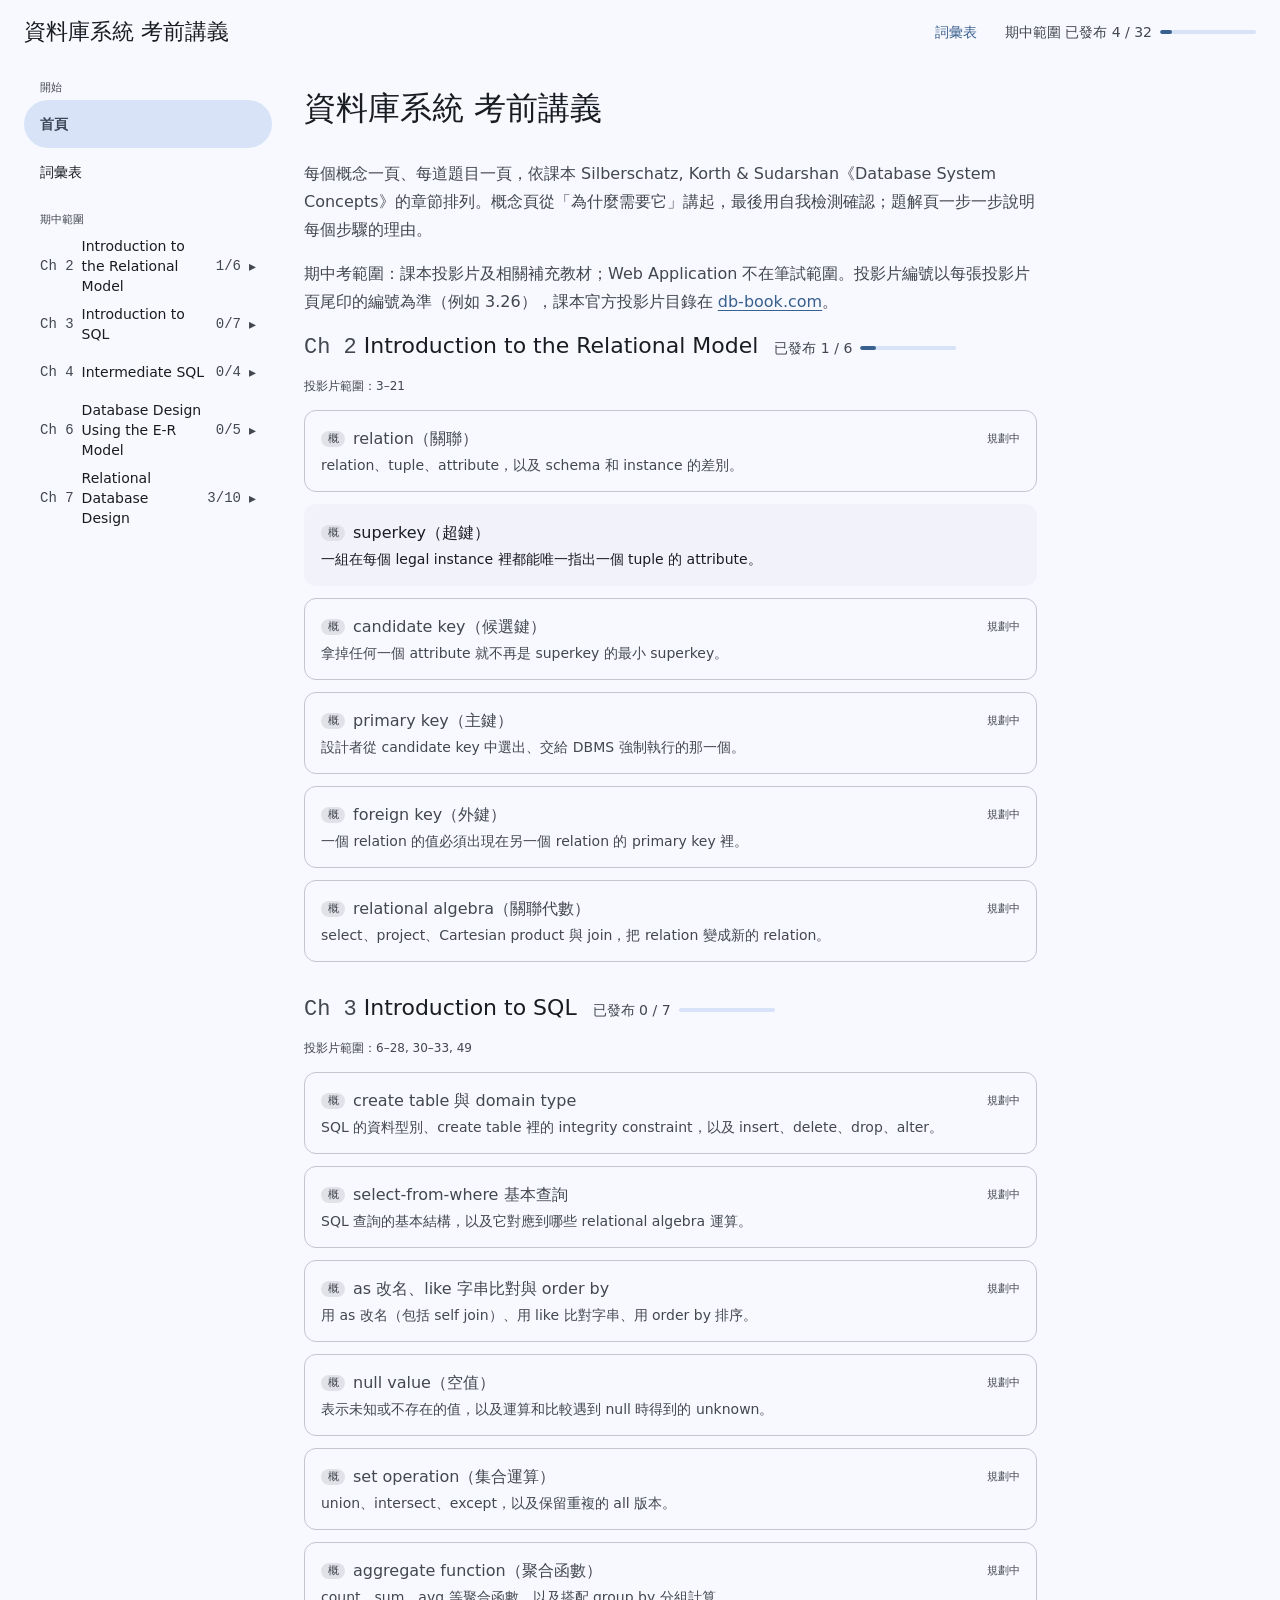
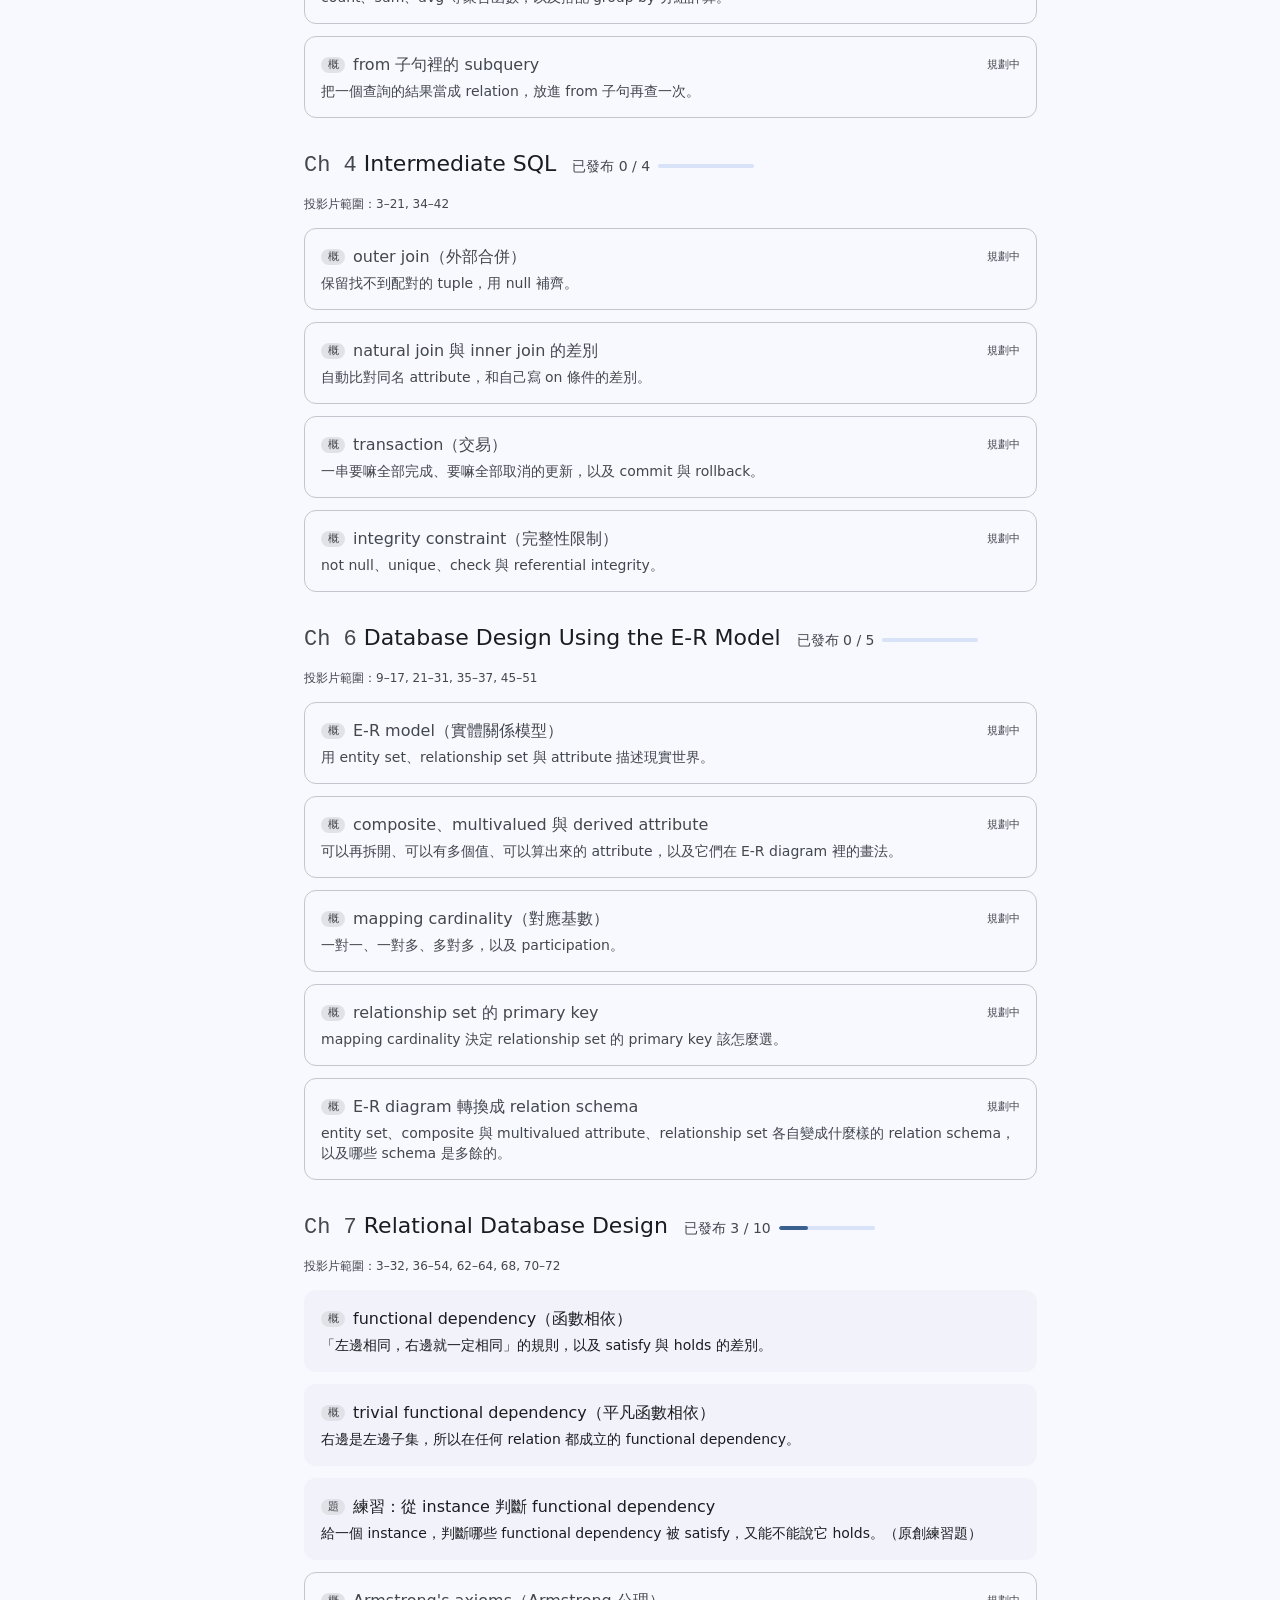
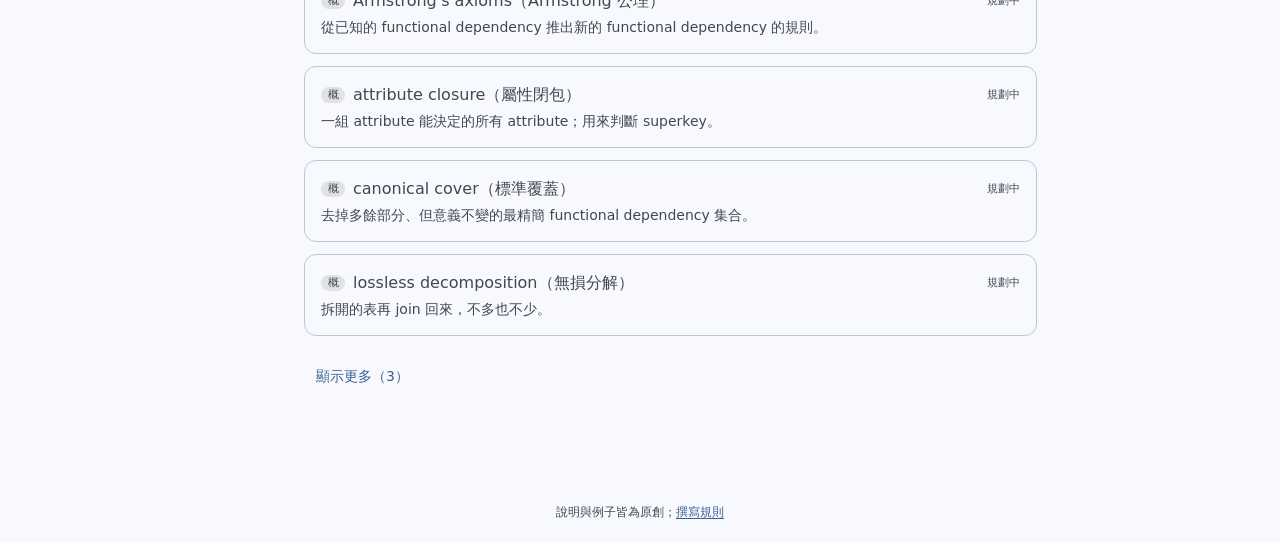
<file: index.html>
<!doctype html>
<html lang="zh-Hant">
<head>
  <meta charset="utf-8">
  <meta name="viewport" content="width=device-width, initial-scale=1">
  <title>資料庫系統 考前講義</title>
  <meta name="description" content="資料庫系統（Database System Concepts）考前講義：每個概念一頁，每道題目一頁。">
  <link rel="stylesheet" href="assets/style.css">
  <script src="assets/site.js" defer></script>
</head>
<body data-view="index">
  <header class="top-bar"></header>
  <div class="shell">
    <aside class="sidebar" aria-label="目錄"></aside>
    <main>
      <h1>資料庫系統 考前講義</h1>
      <p class="index-intro">每個概念一頁、每道題目一頁，依課本 Silberschatz, Korth &amp; Sudarshan《Database System Concepts》的章節排列。概念頁從「為什麼需要它」講起，最後用自我檢測確認；題解頁一步一步說明每個步驟的理由。</p>
      <p class="index-intro" id="range-note"></p>
      <div id="page-index"></div>
    </main>
  </div>
  <footer class="site-footer">說明與例子皆為原創；<a href="https://github.com/MikoAL/TAICA_w9/blob/main/CLAUDE.md">撰寫規則</a></footer>
</body>
</html>
</file>
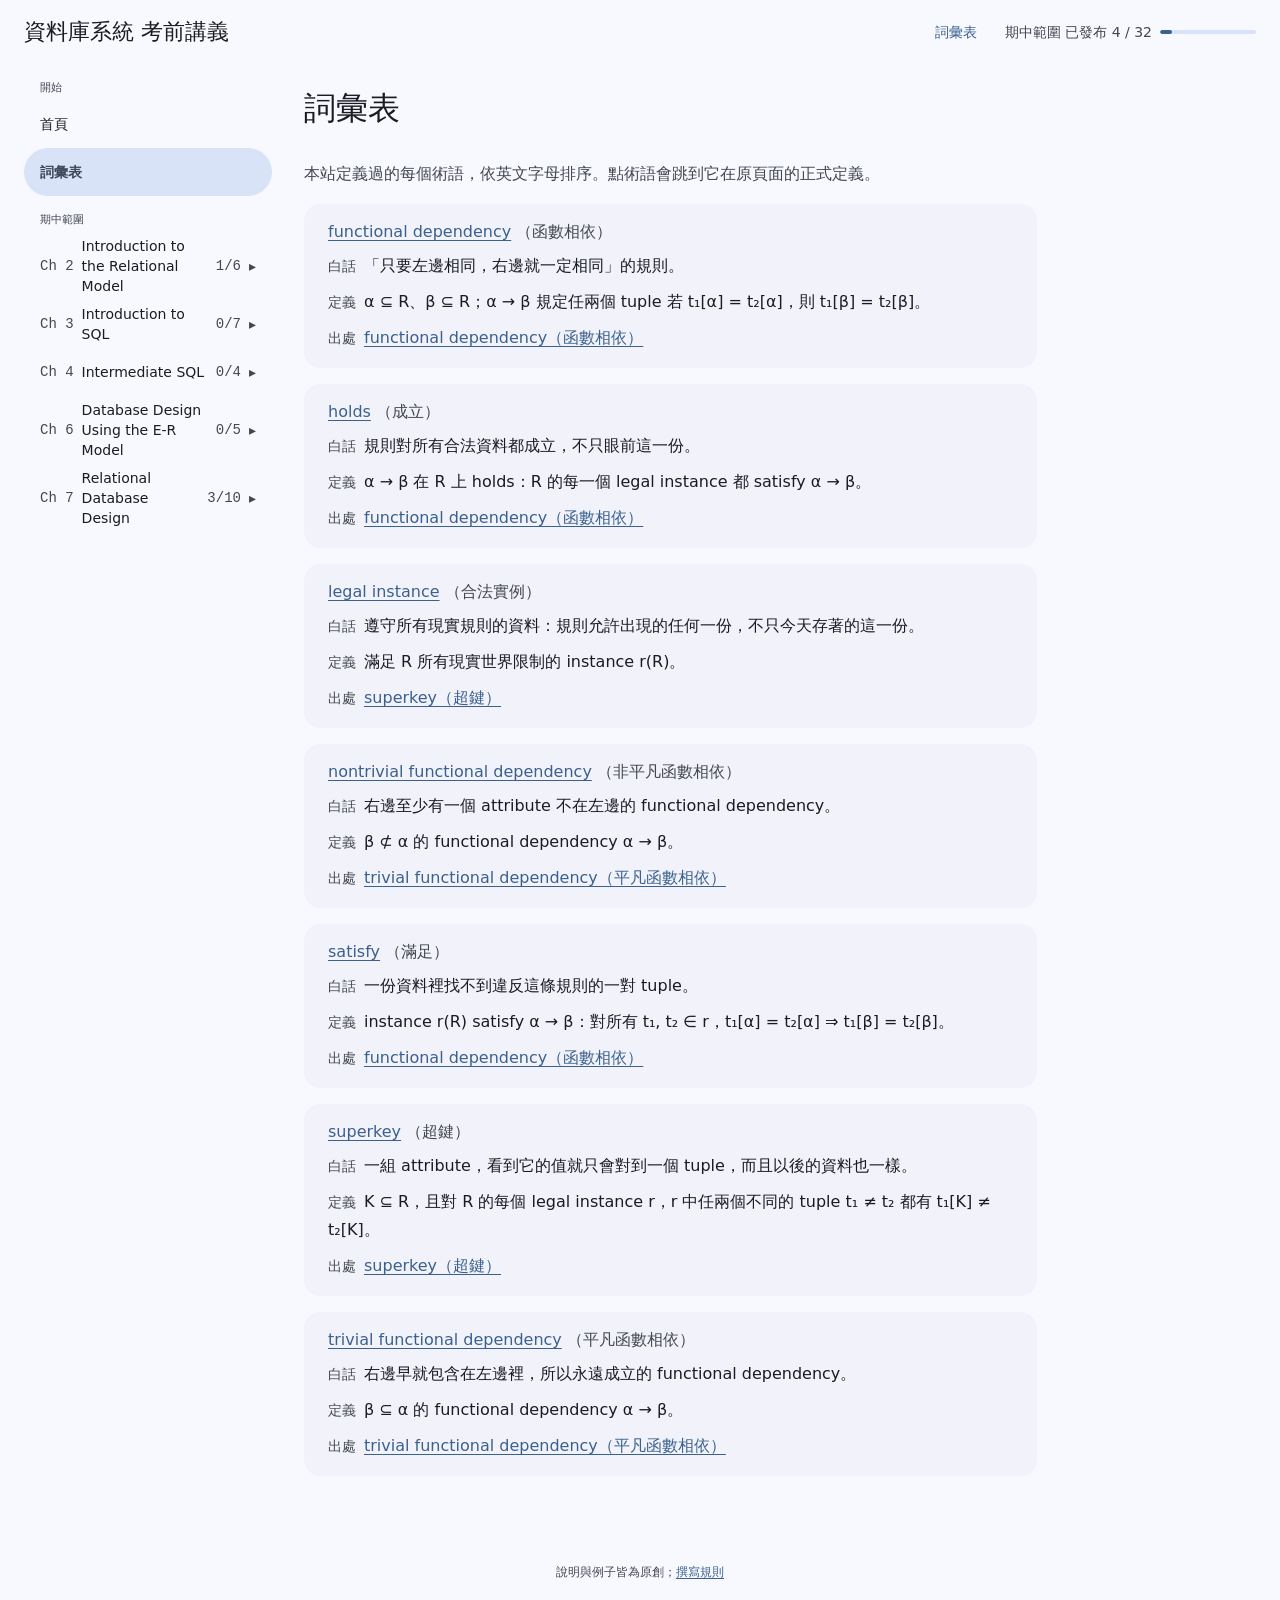
<file: glossary.html>
<!doctype html>
<html lang="zh-Hant">
<head>
  <meta charset="utf-8">
  <meta name="viewport" content="width=device-width, initial-scale=1">
  <title>詞彙表 · 資料庫系統 考前講義</title>
  <link rel="stylesheet" href="assets/style.css">
  <script src="assets/site.js" defer></script>
</head>
<body data-view="glossary">
  <header class="top-bar"></header>
  <div class="shell">
    <aside class="sidebar" aria-label="目錄"></aside>
    <main>
      <h1>詞彙表</h1>
      <p class="index-intro">本站定義過的每個術語，依英文字母排序。點術語會跳到它在原頁面的正式定義。</p>
      <div id="glossary-list"></div>
    </main>
  </div>
  <footer class="site-footer">說明與例子皆為原創；<a href="https://github.com/MikoAL/TAICA_w9/blob/main/CLAUDE.md">撰寫規則</a></footer>
</body>
</html>
</file>
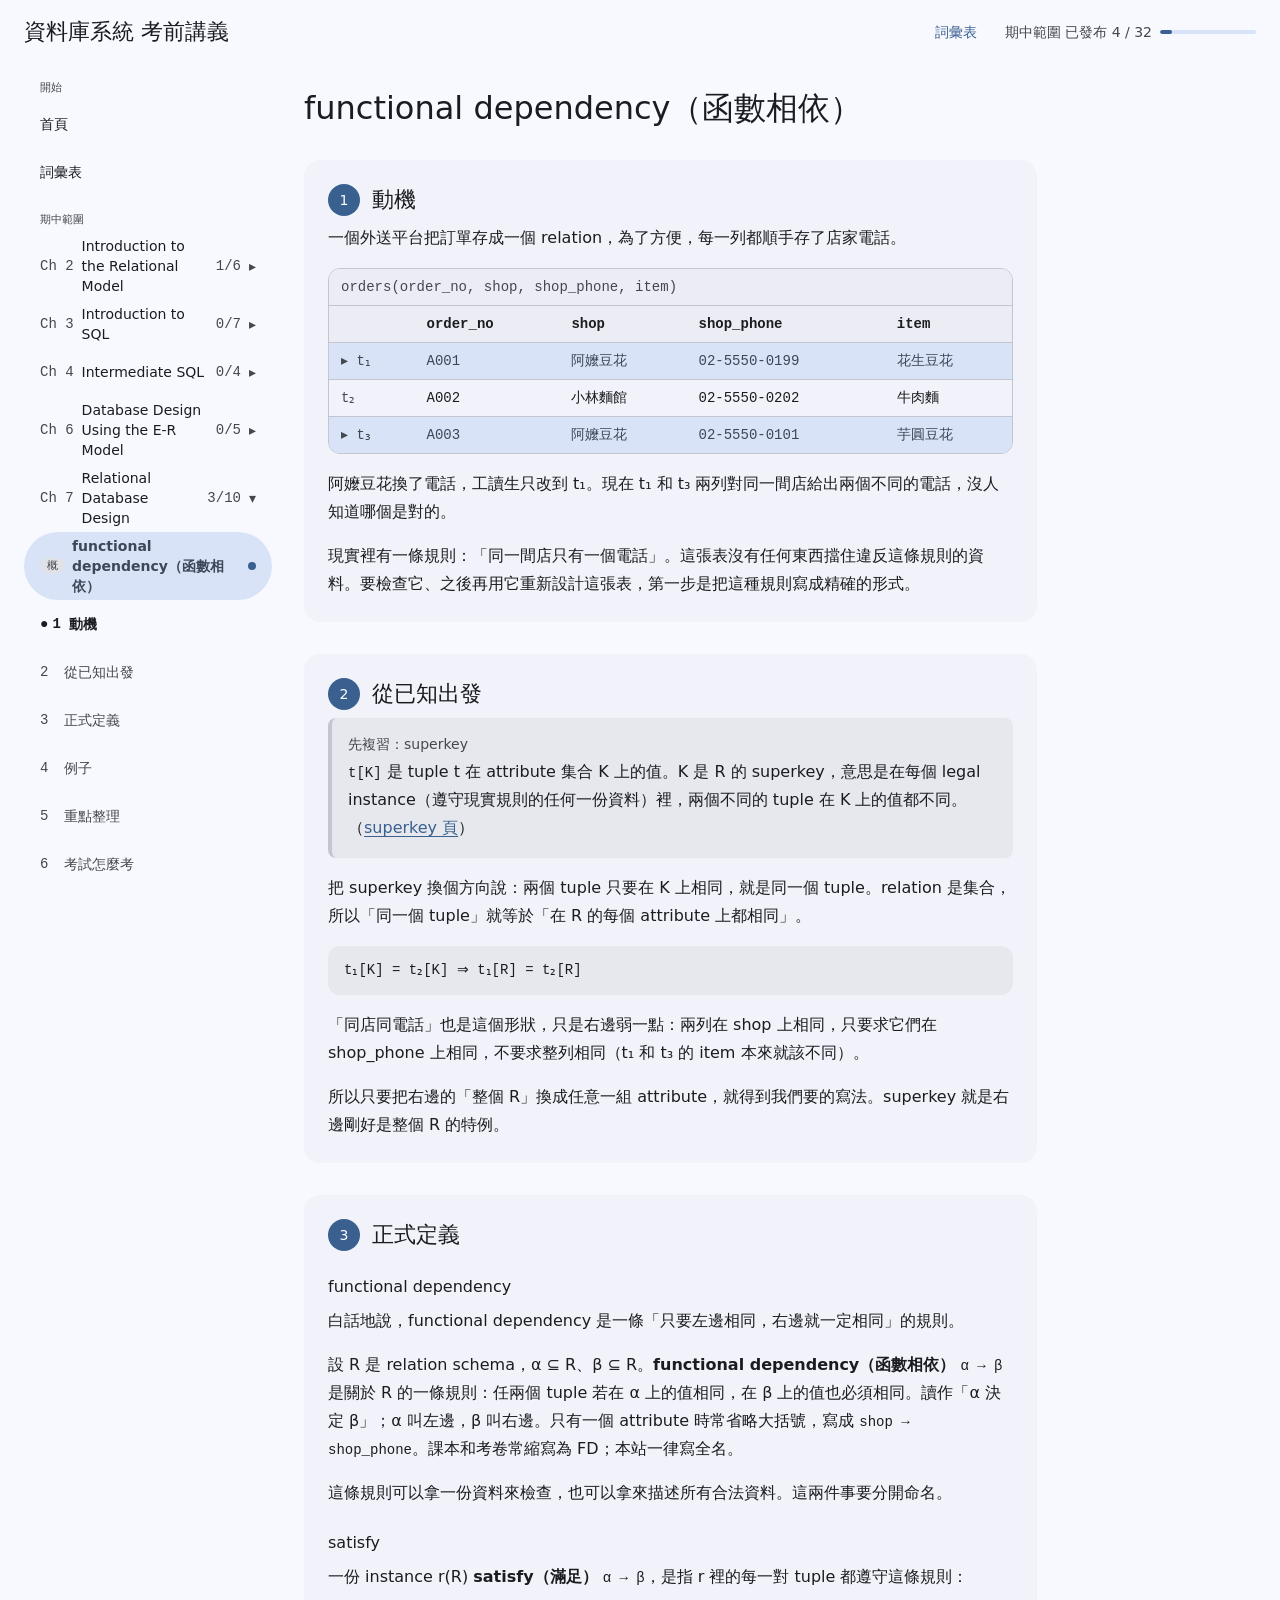
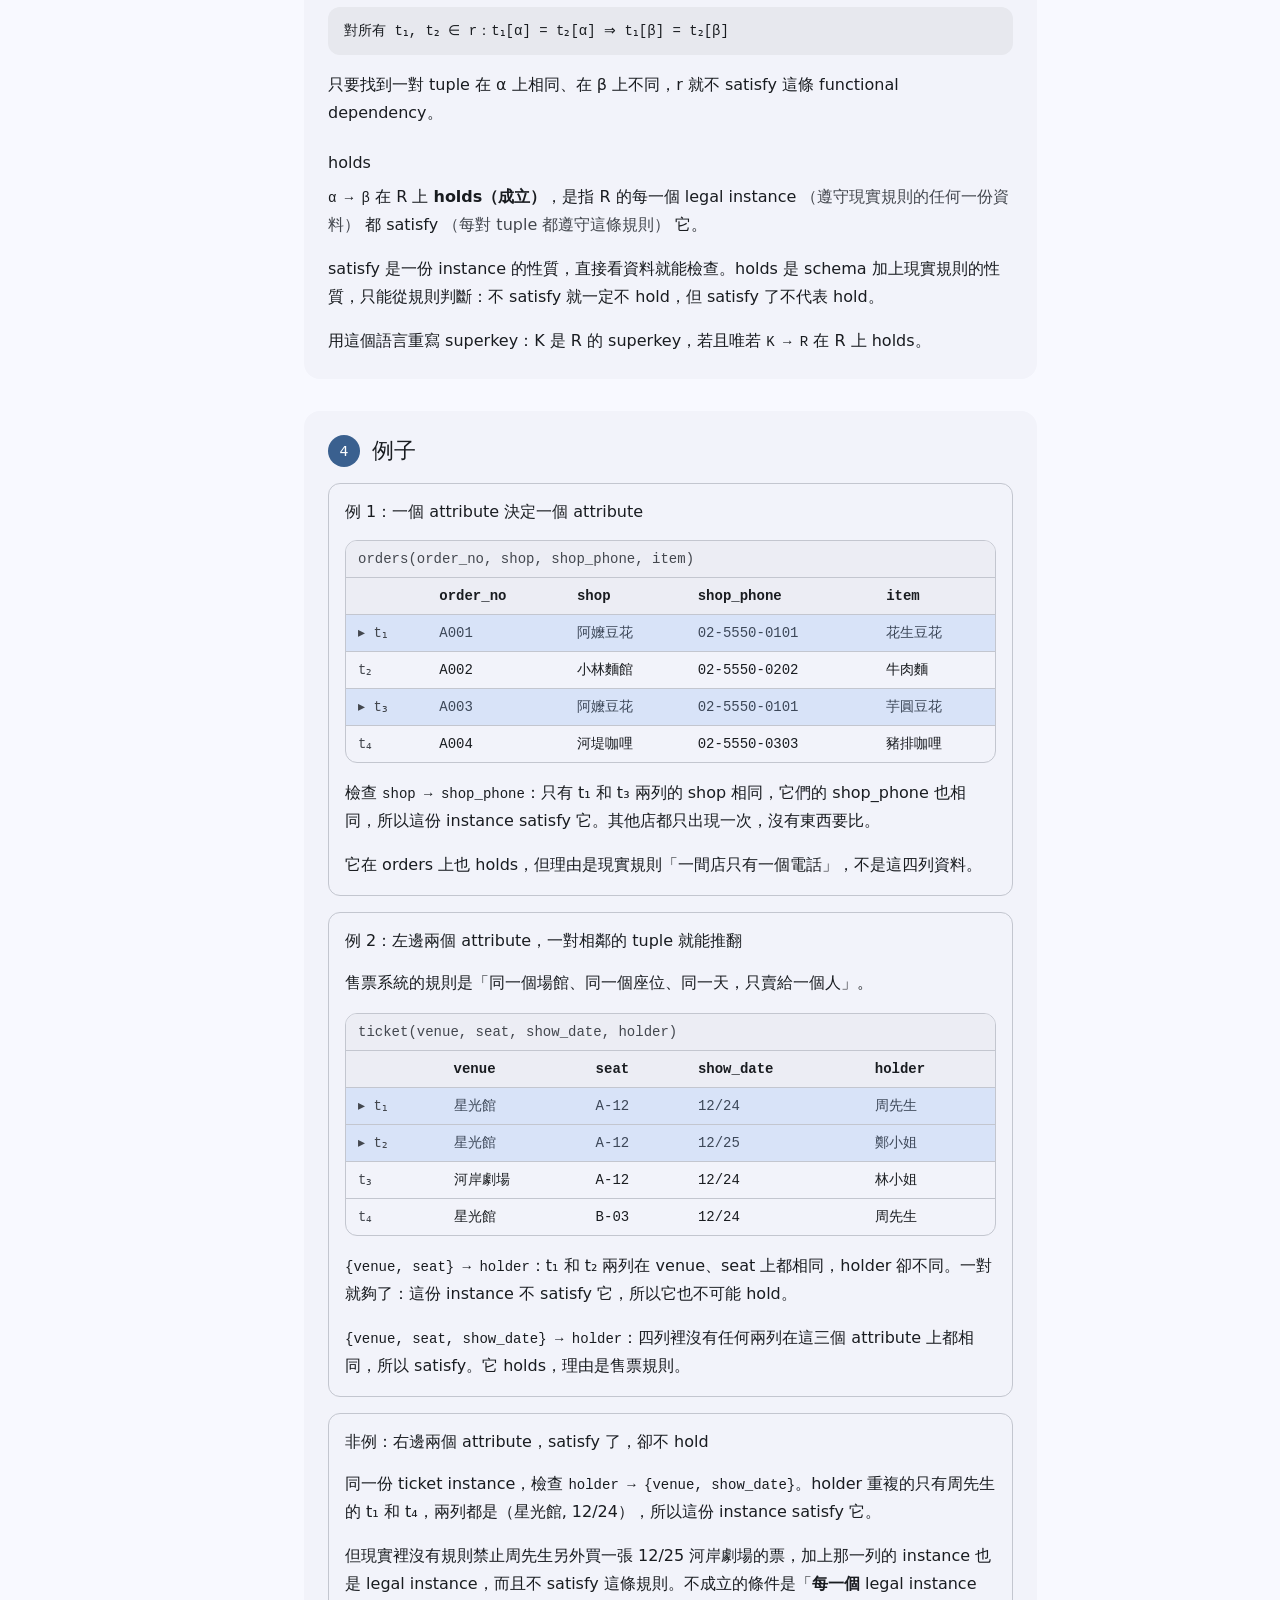
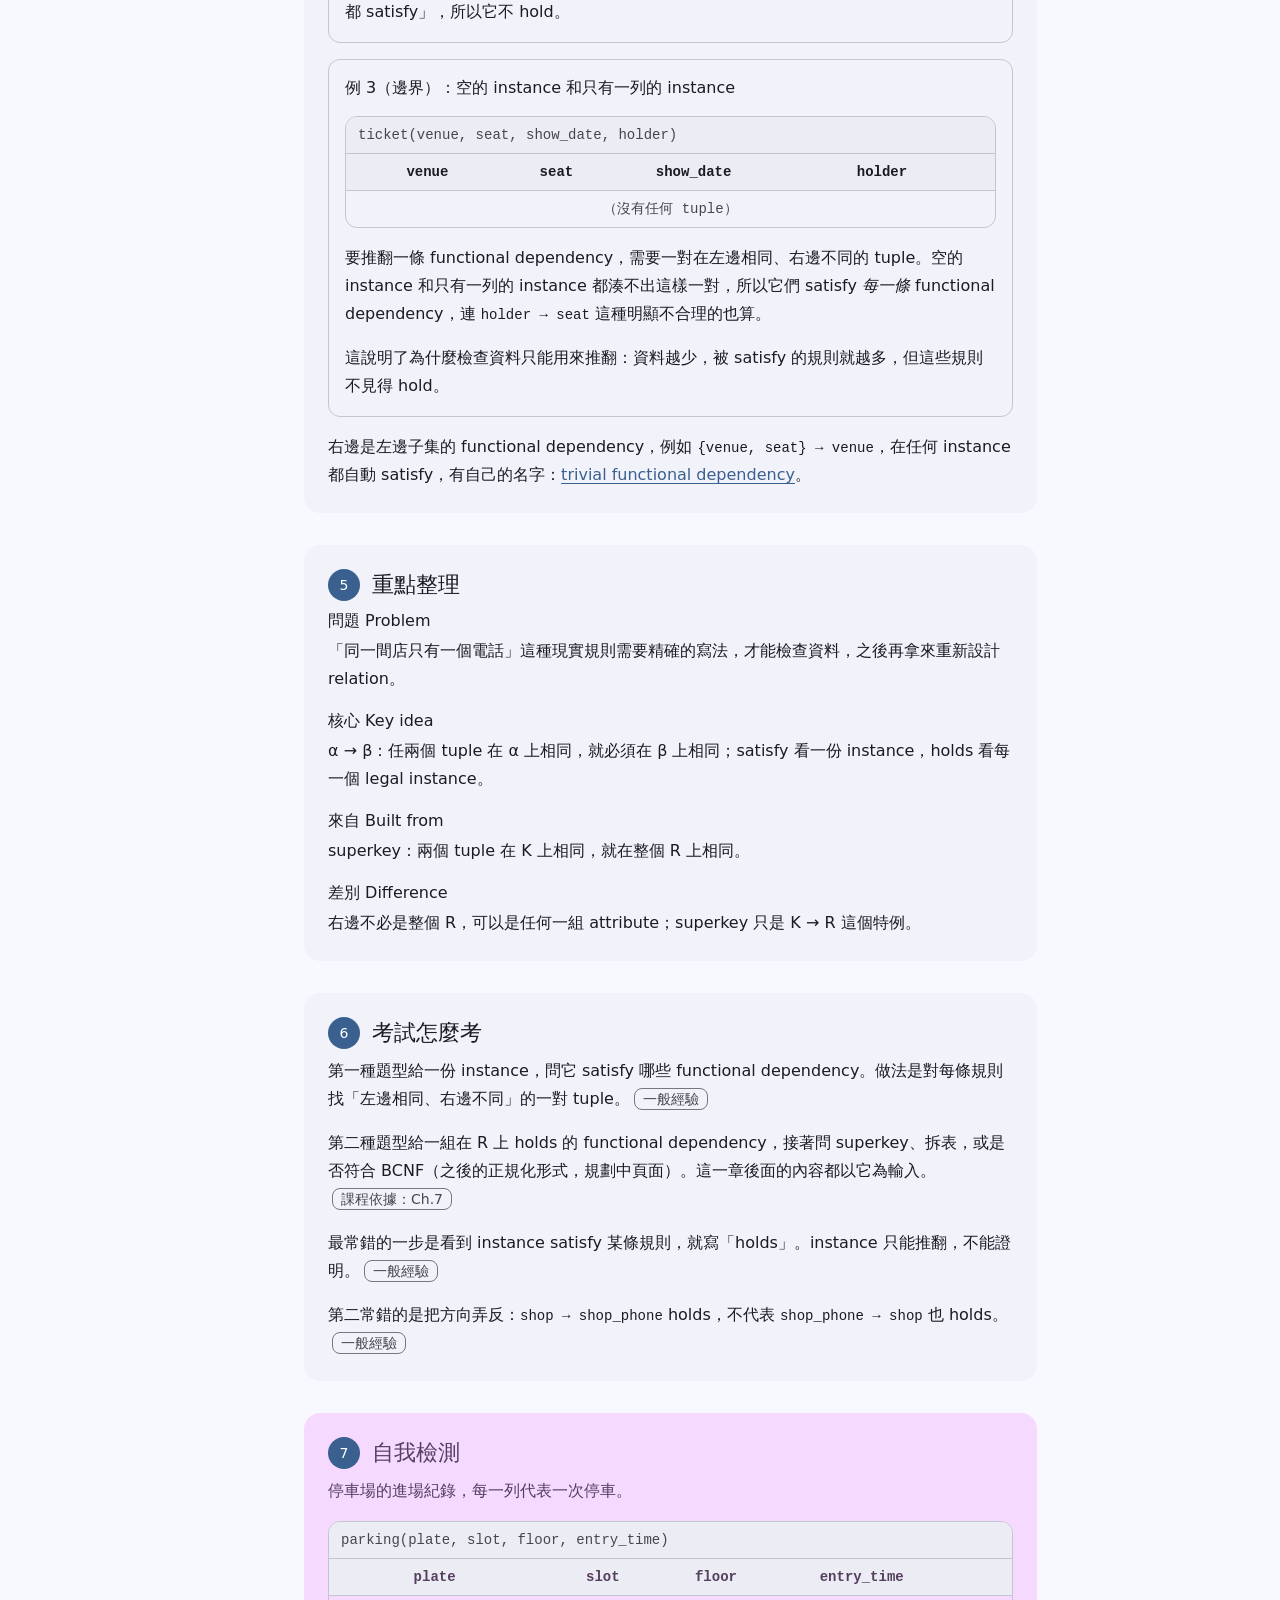
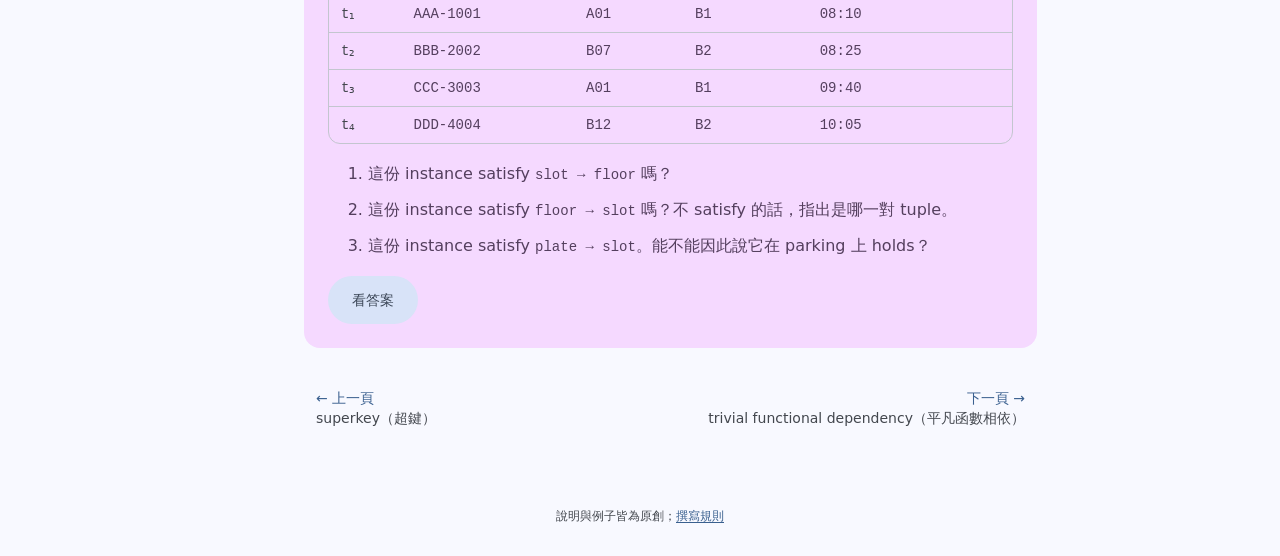
<file: concepts/functional-dependency.html>
<!doctype html>
<html lang="zh-Hant">
<head>
  <meta charset="utf-8">
  <meta name="viewport" content="width=device-width, initial-scale=1">
  <title>functional dependency（函數相依） · 資料庫系統 考前講義</title>
  <link rel="stylesheet" href="../assets/style.css">
  <script src="../assets/site.js" defer></script>
</head>
<body data-page-id="functional-dependency">
  <header class="top-bar"></header>
  <div class="shell">
    <aside class="sidebar" aria-label="目錄"></aside>
    <main>
      <h1>functional dependency（函數相依）</h1>

      <section class="step" id="motivate">
        <h2>動機</h2>
        <p>一個外送平台把訂單存成一個 relation，為了方便，每一列都順手存了店家電話。</p>
        <div class="table-wrap">
          <table class="relation">
            <caption>orders(order_no, shop, shop_phone, item)</caption>
            <thead><tr><th scope="col"></th><th scope="col">order_no</th><th scope="col">shop</th><th scope="col">shop_phone</th><th scope="col">item</th></tr></thead>
            <tbody>
              <tr class="hl"><th scope="row">t₁</th><td>A001</td><td>阿嬤豆花</td><td>02-5550-0199</td><td>花生豆花</td></tr>
              <tr><th scope="row">t₂</th><td>A002</td><td>小林麵館</td><td>02-5550-0202</td><td>牛肉麵</td></tr>
              <tr class="hl"><th scope="row">t₃</th><td>A003</td><td>阿嬤豆花</td><td>02-5550-0101</td><td>芋圓豆花</td></tr>
            </tbody>
          </table>
        </div>
        <p>阿嬤豆花換了電話，工讀生只改到 t₁。現在 t₁ 和 t₃ 兩列對同一間店給出兩個不同的電話，沒人知道哪個是對的。</p>
        <p>現實裡有一條規則：「同一間店只有一個電話」。這張表沒有任何東西擋住違反這條規則的資料。要檢查它、之後再用它重新設計這張表，第一步是把這種規則寫成精確的形式。</p>
      </section>

      <section class="step" id="build-up">
        <h2>從已知出發</h2>
        <aside class="refresh">
          <span class="refresh-label">先複習：superkey</span>
          <p><span class="math">t[K]</span> 是 tuple t 在 attribute 集合 K 上的值。K 是 R 的 superkey，意思是在每個 legal instance（遵守現實規則的任何一份資料）裡，兩個不同的 tuple 在 K 上的值都不同。（<a href="superkey.html">superkey 頁</a>）</p>
        </aside>
        <p>把 superkey 換個方向說：兩個 tuple 只要在 K 上相同，就是同一個 tuple。relation 是集合，所以「同一個 tuple」就等於「在 R 的每個 attribute 上都相同」。</p>
        <p class="math">t₁[K] = t₂[K] ⇒ t₁[R] = t₂[R]</p>
        <p>「同店同電話」也是這個形狀，只是右邊弱一點：兩列在 shop 上相同，只要求它們在 shop_phone 上相同，不要求整列相同（t₁ 和 t₃ 的 item 本來就該不同）。</p>
        <p>所以只要把右邊的「整個 R」換成任意一組 attribute，就得到我們要的寫法。superkey 就是右邊剛好是整個 R 的特例。</p>
      </section>

      <section class="step" id="definition">
        <h2>正式定義</h2>
        <h3>functional dependency</h3>
        <p>白話地說，functional dependency 是一條「只要左邊相同，右邊就一定相同」的規則。</p>
        <p>設 R 是 relation schema，α ⊆ R、β ⊆ R。<dfn id="term-functional-dependency">functional dependency（函數相依）</dfn> <span class="math">α → β</span> 是關於 R 的一條規則：任兩個 tuple 若在 α 上的值相同，在 β 上的值也必須相同。讀作「α 決定 β」；α 叫左邊，β 叫右邊。只有一個 attribute 時常省略大括號，寫成 <span class="math">shop → shop_phone</span>。課本和考卷常縮寫為 FD；本站一律寫全名。</p>
        <p>這條規則可以拿一份資料來檢查，也可以拿來描述所有合法資料。這兩件事要分開命名。</p>
        <h3>satisfy</h3>
        <p>一份 instance r(R) <dfn id="term-satisfy">satisfy（滿足）</dfn> <span class="math">α → β</span>，是指 r 裡的每一對 tuple 都遵守這條規則：</p>
        <p class="math">對所有 t₁, t₂ ∈ r：t₁[α] = t₂[α] ⇒ t₁[β] = t₂[β]</p>
        <p>只要找到一對 tuple 在 α 上相同、在 β 上不同，r 就不 satisfy 這條 functional dependency。</p>
        <h3>holds</h3>
        <p><span class="math">α → β</span> 在 R 上 <dfn id="term-holds">holds（成立）</dfn>，是指 R 的每一個 legal instance <span class="reminder">（遵守現實規則的任何一份資料）</span> 都 satisfy <span class="reminder">（每對 tuple 都遵守這條規則）</span> 它。</p>
        <p>satisfy 是一份 instance 的性質，直接看資料就能檢查。holds 是 schema 加上現實規則的性質，只能從規則判斷：不 satisfy 就一定不 hold，但 satisfy 了不代表 hold。</p>
        <p>用這個語言重寫 superkey：K 是 R 的 superkey，若且唯若 <span class="math">K → R</span> 在 R 上 holds。</p>
      </section>

      <section class="step" id="examples">
        <h2>例子</h2>
        <div class="example">
          <p class="example-label">例 1：一個 attribute 決定一個 attribute</p>
          <div class="table-wrap">
            <table class="relation">
              <caption>orders(order_no, shop, shop_phone, item)</caption>
              <thead><tr><th scope="col"></th><th scope="col">order_no</th><th scope="col">shop</th><th scope="col">shop_phone</th><th scope="col">item</th></tr></thead>
              <tbody>
                <tr class="hl"><th scope="row">t₁</th><td>A001</td><td>阿嬤豆花</td><td>02-5550-0101</td><td>花生豆花</td></tr>
                <tr><th scope="row">t₂</th><td>A002</td><td>小林麵館</td><td>02-5550-0202</td><td>牛肉麵</td></tr>
                <tr class="hl"><th scope="row">t₃</th><td>A003</td><td>阿嬤豆花</td><td>02-5550-0101</td><td>芋圓豆花</td></tr>
                <tr><th scope="row">t₄</th><td>A004</td><td>河堤咖哩</td><td>02-5550-0303</td><td>豬排咖哩</td></tr>
              </tbody>
            </table>
          </div>
          <p>檢查 <span class="math">shop → shop_phone</span>：只有 t₁ 和 t₃ 兩列的 shop 相同，它們的 shop_phone 也相同，所以這份 instance satisfy 它。其他店都只出現一次，沒有東西要比。</p>
          <p>它在 orders 上也 holds，但理由是現實規則「一間店只有一個電話」，不是這四列資料。</p>
        </div>
        <div class="example">
          <p class="example-label">例 2：左邊兩個 attribute，一對相鄰的 tuple 就能推翻</p>
          <p>售票系統的規則是「同一個場館、同一個座位、同一天，只賣給一個人」。</p>
          <div class="table-wrap">
            <table class="relation">
              <caption>ticket(venue, seat, show_date, holder)</caption>
              <thead><tr><th scope="col"></th><th scope="col">venue</th><th scope="col">seat</th><th scope="col">show_date</th><th scope="col">holder</th></tr></thead>
              <tbody>
                <tr class="hl"><th scope="row">t₁</th><td>星光館</td><td>A-12</td><td>12/24</td><td>周先生</td></tr>
                <tr class="hl"><th scope="row">t₂</th><td>星光館</td><td>A-12</td><td>12/25</td><td>鄭小姐</td></tr>
                <tr><th scope="row">t₃</th><td>河岸劇場</td><td>A-12</td><td>12/24</td><td>林小姐</td></tr>
                <tr><th scope="row">t₄</th><td>星光館</td><td>B-03</td><td>12/24</td><td>周先生</td></tr>
              </tbody>
            </table>
          </div>
          <p><span class="math">{venue, seat} → holder</span>：t₁ 和 t₂ 兩列在 venue、seat 上都相同，holder 卻不同。一對就夠了：這份 instance 不 satisfy 它，所以它也不可能 hold。</p>
          <p><span class="math">{venue, seat, show_date} → holder</span>：四列裡沒有任何兩列在這三個 attribute 上都相同，所以 satisfy。它 holds，理由是售票規則。</p>
        </div>
        <div class="example">
          <p class="example-label">非例：右邊兩個 attribute，satisfy 了，卻不 hold</p>
          <p>同一份 ticket instance，檢查 <span class="math">holder → {venue, show_date}</span>。holder 重複的只有周先生的 t₁ 和 t₄，兩列都是（星光館, 12/24），所以這份 instance satisfy 它。</p>
          <p>但現實裡沒有規則禁止周先生另外買一張 12/25 河岸劇場的票，加上那一列的 instance 也是 legal instance，而且不 satisfy 這條規則。不成立的條件是「<strong>每一個</strong> legal instance 都 satisfy」，所以它不 hold。</p>
        </div>
        <div class="example">
          <p class="example-label">例 3（邊界）：空的 instance 和只有一列的 instance</p>
          <div class="table-wrap">
            <table class="relation">
              <caption>ticket(venue, seat, show_date, holder)</caption>
              <thead><tr><th scope="col"></th><th scope="col">venue</th><th scope="col">seat</th><th scope="col">show_date</th><th scope="col">holder</th></tr></thead>
              <tbody>
                <tr><td class="empty" colspan="5">（沒有任何 tuple）</td></tr>
              </tbody>
            </table>
          </div>
          <p>要推翻一條 functional dependency，需要一對在左邊相同、右邊不同的 tuple。空的 instance 和只有一列的 instance 都湊不出這樣一對，所以它們 satisfy <em>每一條</em> functional dependency，連 <span class="math">holder → seat</span> 這種明顯不合理的也算。</p>
          <p>這說明了為什麼檢查資料只能用來推翻：資料越少，被 satisfy 的規則就越多，但這些規則不見得 hold。</p>
        </div>
        <p>右邊是左邊子集的 functional dependency，例如 <span class="math">{venue, seat} → venue</span>，在任何 instance 都自動 satisfy，有自己的名字：<a href="trivial-functional-dependency.html">trivial functional dependency</a>。</p>
      </section>

      <section class="step" id="summary">
        <h2>重點整理</h2>
        <dl class="summary">
          <div><dt>問題 Problem</dt><dd>「同一間店只有一個電話」這種現實規則需要精確的寫法，才能檢查資料，之後再拿來重新設計 relation。</dd></div>
          <div><dt>核心 Key idea</dt><dd>α → β：任兩個 tuple 在 α 上相同，就必須在 β 上相同；satisfy 看一份 instance，holds 看每一個 legal instance。</dd></div>
          <div><dt>來自 Built from</dt><dd>superkey：兩個 tuple 在 K 上相同，就在整個 R 上相同。</dd></div>
          <div><dt>差別 Difference</dt><dd>右邊不必是整個 R，可以是任何一組 attribute；superkey 只是 K → R 這個特例。</dd></div>
        </dl>
      </section>

      <section class="step" id="exam-link">
        <h2>考試怎麼考</h2>
        <p>第一種題型給一份 instance，問它 satisfy 哪些 functional dependency。做法是對每條規則找「左邊相同、右邊不同」的一對 tuple。<span class="basis general">一般經驗</span></p>
        <p>第二種題型給一組在 R 上 holds 的 functional dependency，接著問 superkey、拆表，或是否符合 BCNF（之後的正規化形式，規劃中頁面）。這一章後面的內容都以它為輸入。<span class="basis course">課程依據：Ch.7</span></p>
        <p>最常錯的一步是看到 instance satisfy 某條規則，就寫「holds」。instance 只能推翻，不能證明。<span class="basis general">一般經驗</span></p>
        <p>第二常錯的是把方向弄反：<span class="math">shop → shop_phone</span> holds，不代表 <span class="math">shop_phone → shop</span> 也 holds。<span class="basis general">一般經驗</span></p>
      </section>

      <section class="step" id="check">
        <h2>自我檢測</h2>
        <p>停車場的進場紀錄，每一列代表一次停車。</p>
        <div class="table-wrap">
          <table class="relation">
            <caption>parking(plate, slot, floor, entry_time)</caption>
            <thead><tr><th scope="col"></th><th scope="col">plate</th><th scope="col">slot</th><th scope="col">floor</th><th scope="col">entry_time</th></tr></thead>
            <tbody>
              <tr><th scope="row">t₁</th><td>AAA-1001</td><td>A01</td><td>B1</td><td>08:10</td></tr>
              <tr><th scope="row">t₂</th><td>BBB-2002</td><td>B07</td><td>B2</td><td>08:25</td></tr>
              <tr><th scope="row">t₃</th><td>CCC-3003</td><td>A01</td><td>B1</td><td>09:40</td></tr>
              <tr><th scope="row">t₄</th><td>DDD-4004</td><td>B12</td><td>B2</td><td>10:05</td></tr>
            </tbody>
          </table>
        </div>
        <ol>
          <li>這份 instance satisfy <span class="math">slot → floor</span> 嗎？</li>
          <li>這份 instance satisfy <span class="math">floor → slot</span> 嗎？不 satisfy 的話，指出是哪一對 tuple。</li>
          <li>這份 instance satisfy <span class="math">plate → slot</span>。能不能因此說它在 parking 上 holds？</li>
        </ol>
        <details class="answer">
          <summary>看答案</summary>
          <ol>
            <li>satisfy。slot 相同的只有 t₁ 和 t₃（都是 A01），它們的 floor 都是 B1。</li>
            <li>不 satisfy。t₂ 和 t₄ 的 floor 都是 B2，slot 卻是 B07 和 B12。（t₁ 和 t₃ 在 B1 上沒有問題，但一對反例就夠了。）</li>
            <li>不能。四列的 plate 都不同，所以根本沒有一對要比，satisfy 是白來的。而且每一列是一次停車，同一台車改天再來停到別的格子完全合法，所以它在現實裡也不 hold。</li>
          </ol>
          <p>最容易錯的是第 3 題：把「這份資料沒有反例」當成「規則成立」。避免的方法是先問「這條規則是現實規定的嗎？」，再看資料。第 2 題則要小心方向：第 1 題成立，不代表反過來也成立。</p>
        </details>
      </section>

      <nav class="pager"></nav>
    </main>
  </div>
  <footer class="site-footer">說明與例子皆為原創；<a href="https://github.com/MikoAL/TAICA_w9/blob/main/CLAUDE.md">撰寫規則</a></footer>
</body>
</html>
</file>
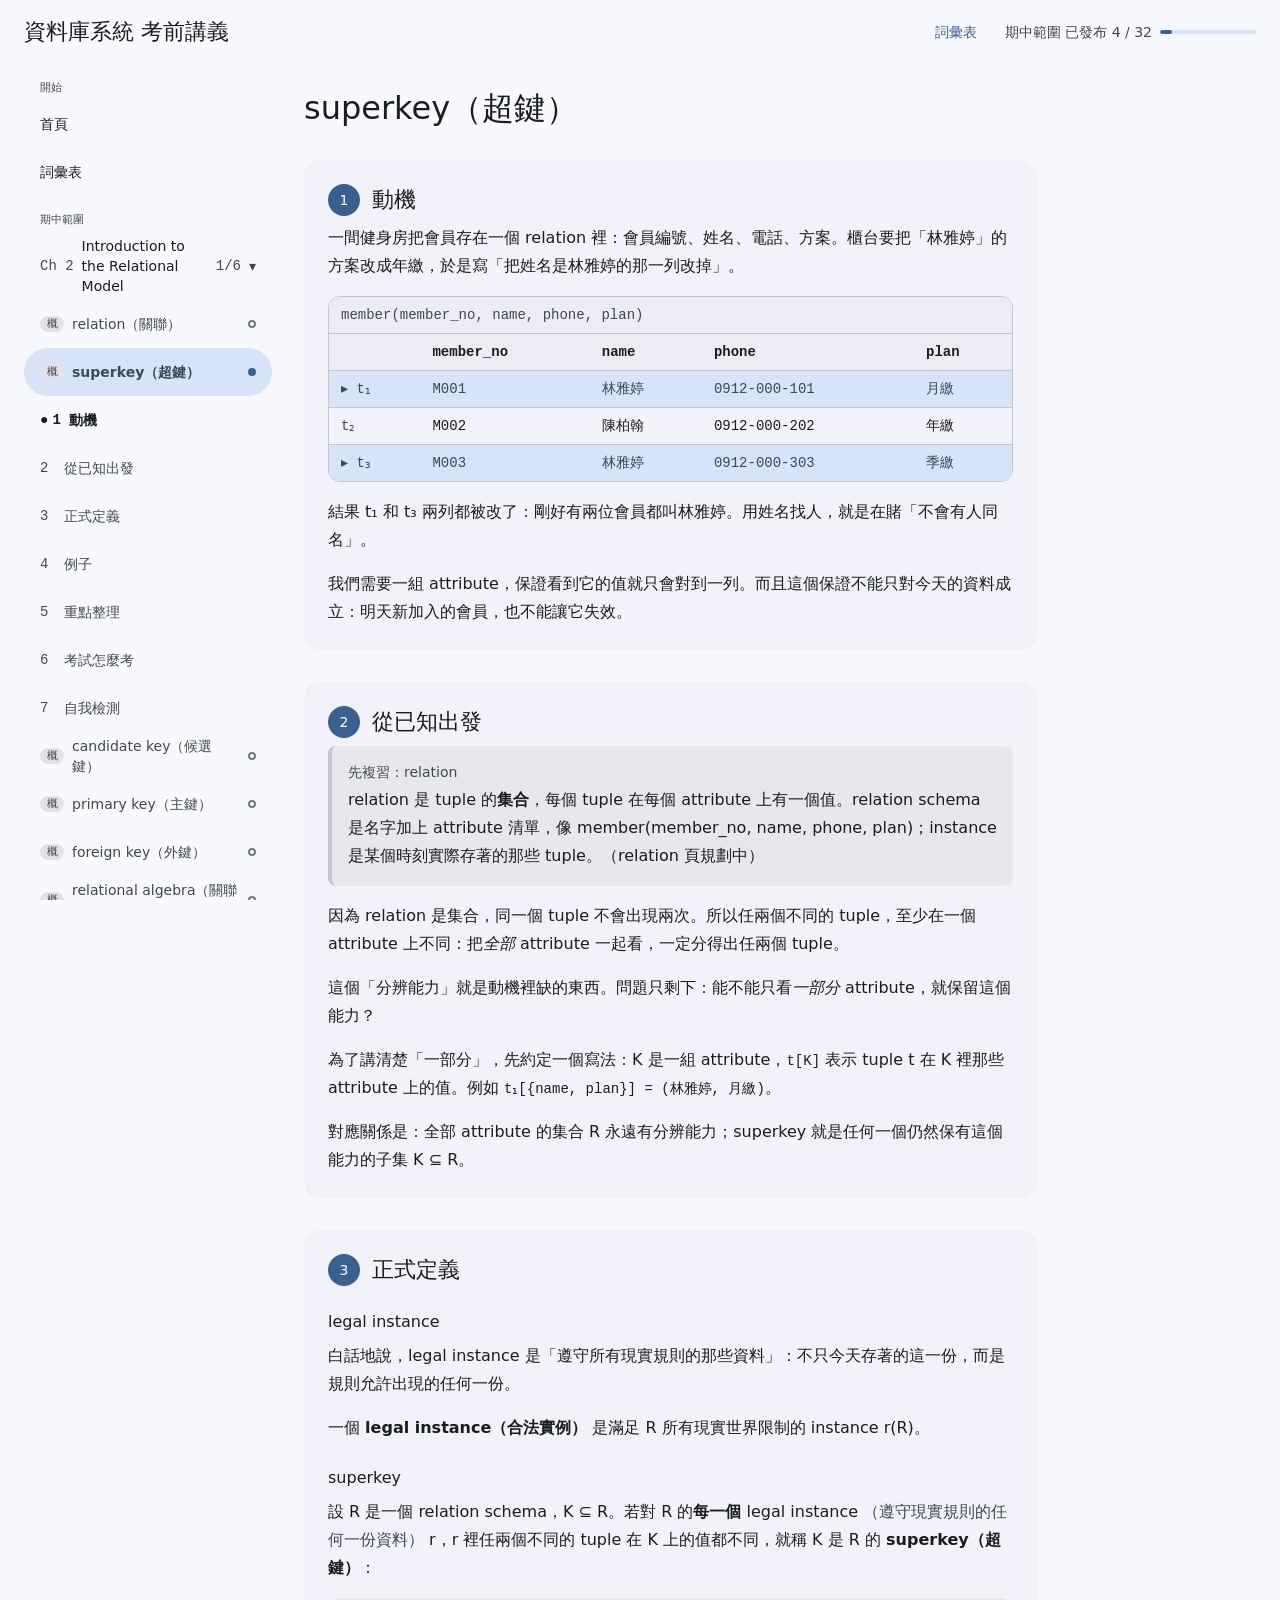
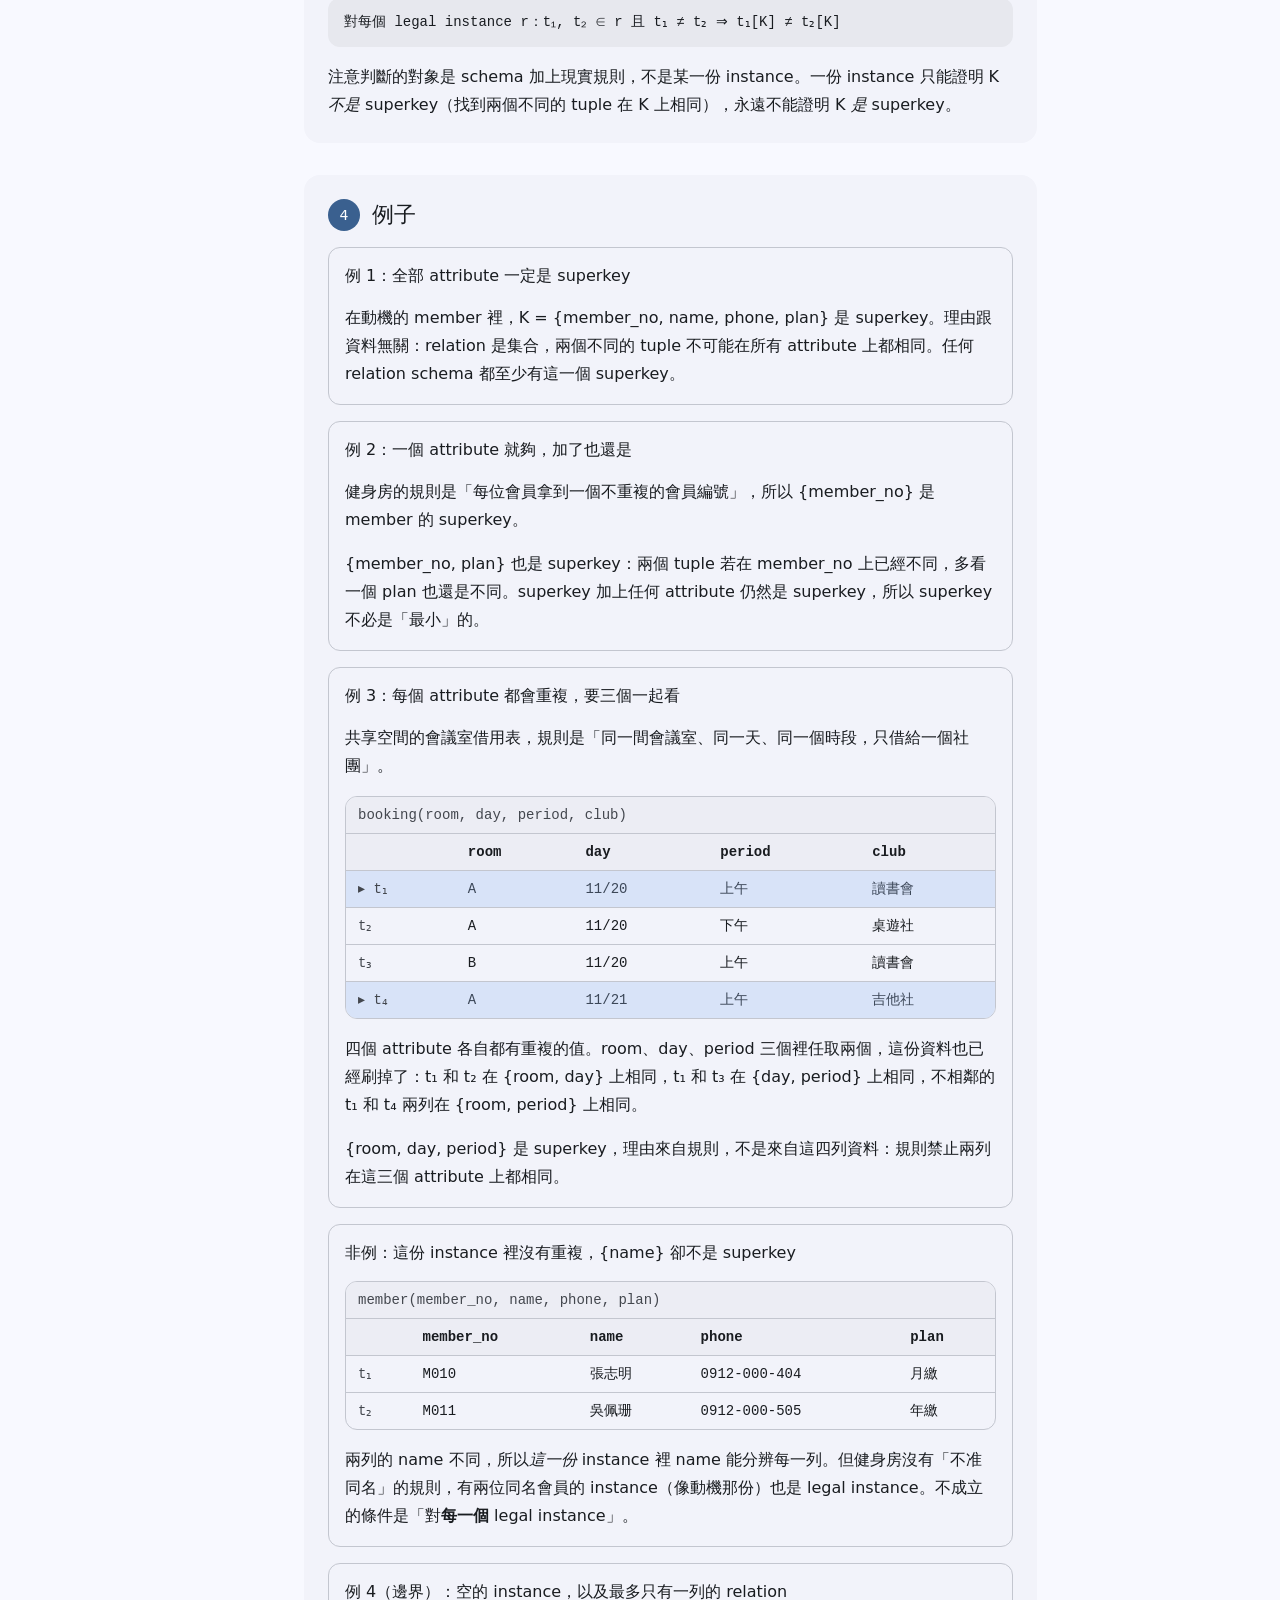
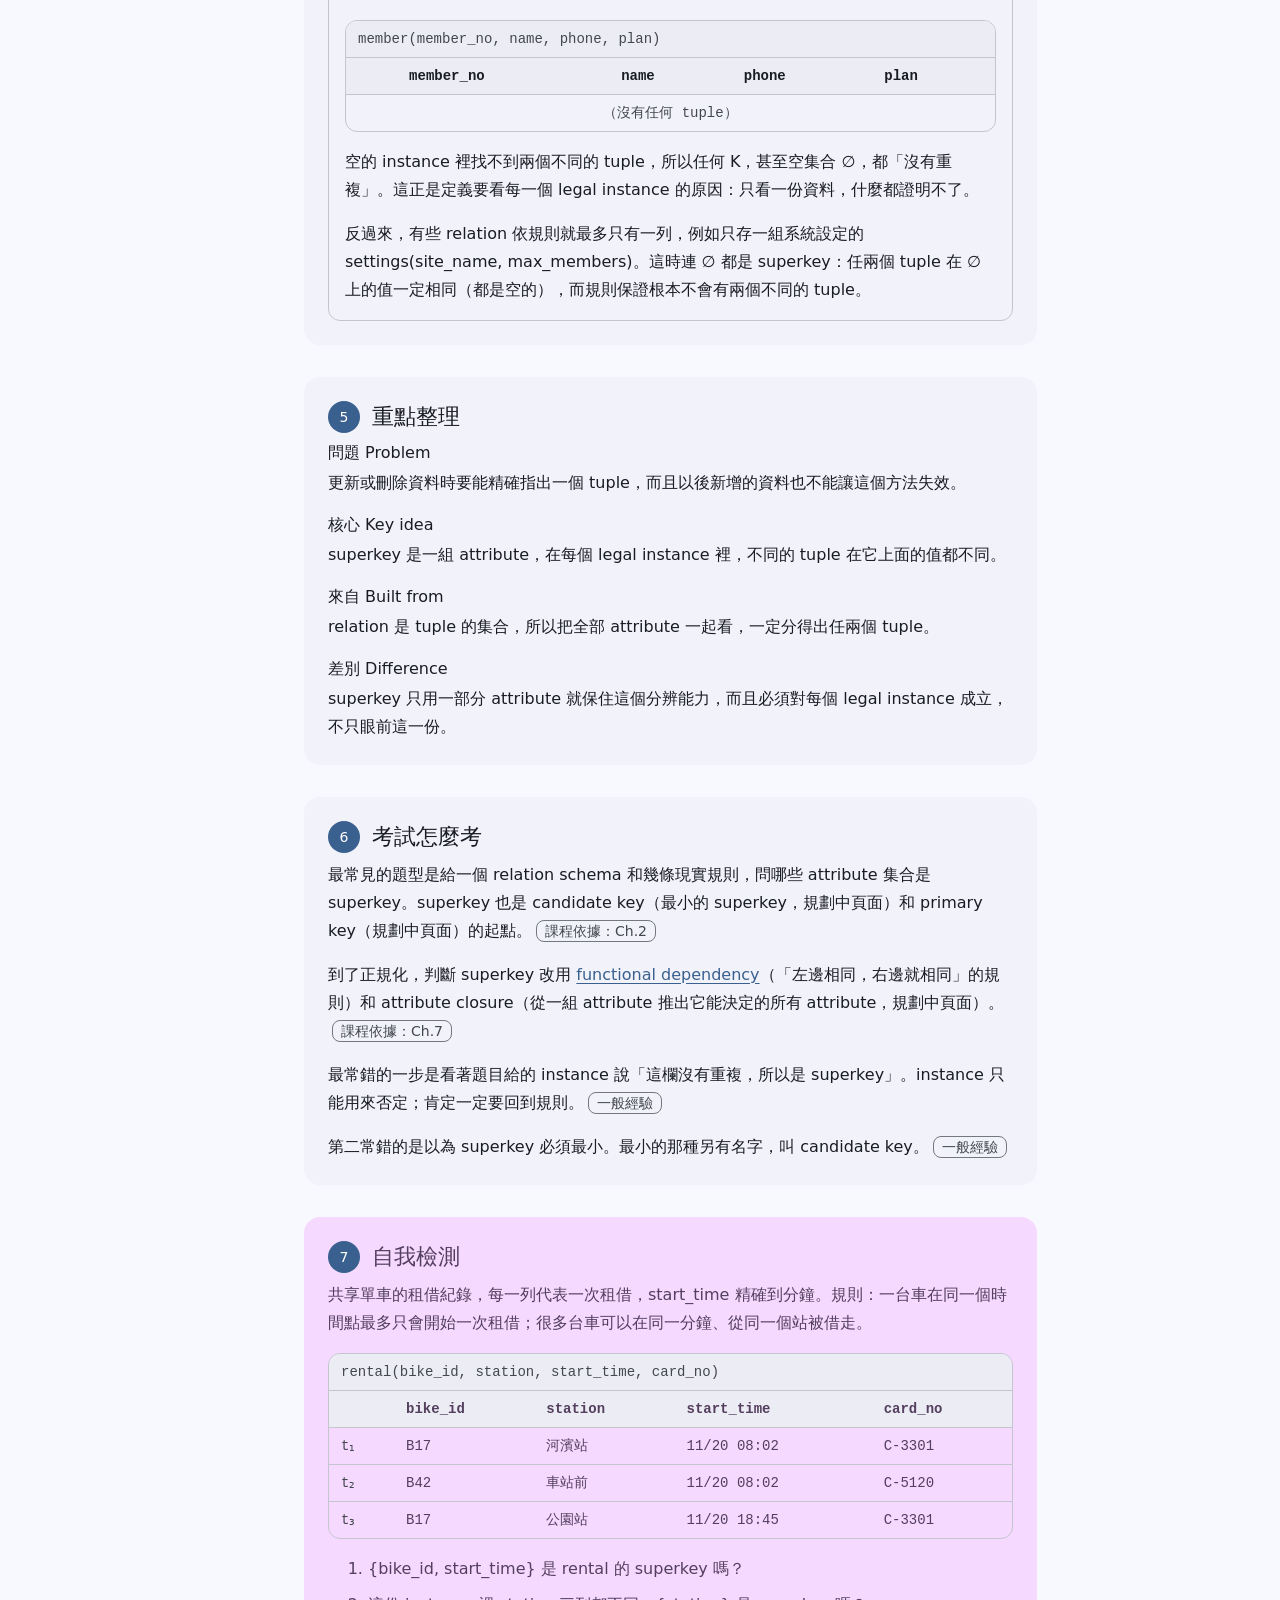
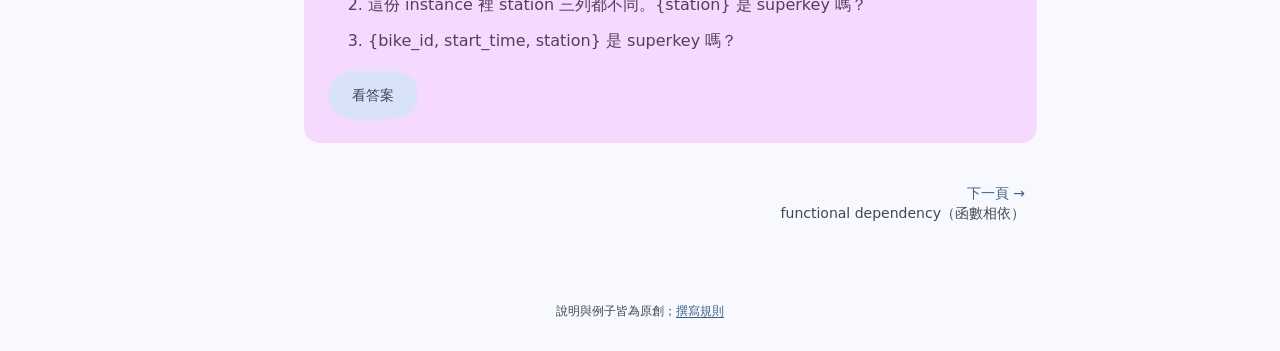
<file: concepts/superkey.html>
<!doctype html>
<html lang="zh-Hant">
<head>
  <meta charset="utf-8">
  <meta name="viewport" content="width=device-width, initial-scale=1">
  <title>superkey（超鍵） · 資料庫系統 考前講義</title>
  <link rel="stylesheet" href="../assets/style.css">
  <script src="../assets/site.js" defer></script>
</head>
<body data-page-id="superkey">
  <header class="top-bar"></header>
  <div class="shell">
    <aside class="sidebar" aria-label="目錄"></aside>
    <main>
      <h1>superkey（超鍵）</h1>

      <section class="step" id="motivate">
        <h2>動機</h2>
        <p>一間健身房把會員存在一個 relation 裡：會員編號、姓名、電話、方案。櫃台要把「林雅婷」的方案改成年繳，於是寫「把姓名是林雅婷的那一列改掉」。</p>
        <div class="table-wrap">
          <table class="relation">
            <caption>member(member_no, name, phone, plan)</caption>
            <thead><tr><th scope="col"></th><th scope="col">member_no</th><th scope="col">name</th><th scope="col">phone</th><th scope="col">plan</th></tr></thead>
            <tbody>
              <tr class="hl"><th scope="row">t₁</th><td>M001</td><td>林雅婷</td><td>0912-000-101</td><td>月繳</td></tr>
              <tr><th scope="row">t₂</th><td>M002</td><td>陳柏翰</td><td>0912-000-202</td><td>年繳</td></tr>
              <tr class="hl"><th scope="row">t₃</th><td>M003</td><td>林雅婷</td><td>0912-000-303</td><td>季繳</td></tr>
            </tbody>
          </table>
        </div>
        <p>結果 t₁ 和 t₃ 兩列都被改了：剛好有兩位會員都叫林雅婷。用姓名找人，就是在賭「不會有人同名」。</p>
        <p>我們需要一組 attribute，保證看到它的值就只會對到一列。而且這個保證不能只對今天的資料成立：明天新加入的會員，也不能讓它失效。</p>
      </section>

      <section class="step" id="build-up">
        <h2>從已知出發</h2>
        <aside class="refresh">
          <span class="refresh-label">先複習：relation</span>
          <p>relation 是 tuple 的<strong>集合</strong>，每個 tuple 在每個 attribute 上有一個值。relation schema 是名字加上 attribute 清單，像 member(member_no, name, phone, plan)；instance 是某個時刻實際存著的那些 tuple。（relation 頁規劃中）</p>
        </aside>
        <p>因為 relation 是集合，同一個 tuple 不會出現兩次。所以任兩個不同的 tuple，至少在一個 attribute 上不同：把<em>全部</em> attribute 一起看，一定分得出任兩個 tuple。</p>
        <p>這個「分辨能力」就是動機裡缺的東西。問題只剩下：能不能只看<em>一部分</em> attribute，就保留這個能力？</p>
        <p>為了講清楚「一部分」，先約定一個寫法：K 是一組 attribute，<span class="math">t[K]</span> 表示 tuple t 在 K 裡那些 attribute 上的值。例如 <span class="math">t₁[{name, plan}] = (林雅婷, 月繳)</span>。</p>
        <p>對應關係是：全部 attribute 的集合 R 永遠有分辨能力；superkey 就是任何一個仍然保有這個能力的子集 K ⊆ R。</p>
      </section>

      <section class="step" id="definition">
        <h2>正式定義</h2>
        <h3>legal instance</h3>
        <p>白話地說，legal instance 是「遵守所有現實規則的那些資料」：不只今天存著的這一份，而是規則允許出現的任何一份。</p>
        <p>一個 <dfn id="term-legal-instance">legal instance（合法實例）</dfn> 是滿足 R 所有現實世界限制的 instance r(R)。</p>
        <h3>superkey</h3>
        <p>設 R 是一個 relation schema，K ⊆ R。若對 R 的<strong>每一個</strong> legal instance <span class="reminder">（遵守現實規則的任何一份資料）</span> r，r 裡任兩個不同的 tuple 在 K 上的值都不同，就稱 K 是 R 的 <dfn id="term-superkey">superkey（超鍵）</dfn>：</p>
        <p class="math">對每個 legal instance r：t₁, t₂ ∈ r 且 t₁ ≠ t₂ ⇒ t₁[K] ≠ t₂[K]</p>
        <p>注意判斷的對象是 schema 加上現實規則，不是某一份 instance。一份 instance 只能證明 K <em>不是</em> superkey（找到兩個不同的 tuple 在 K 上相同），永遠不能證明 K <em>是</em> superkey。</p>
      </section>

      <section class="step" id="examples">
        <h2>例子</h2>
        <div class="example">
          <p class="example-label">例 1：全部 attribute 一定是 superkey</p>
          <p>在動機的 member 裡，K = {member_no, name, phone, plan} 是 superkey。理由跟資料無關：relation 是集合，兩個不同的 tuple 不可能在所有 attribute 上都相同。任何 relation schema 都至少有這一個 superkey。</p>
        </div>
        <div class="example">
          <p class="example-label">例 2：一個 attribute 就夠，加了也還是</p>
          <p>健身房的規則是「每位會員拿到一個不重複的會員編號」，所以 {member_no} 是 member 的 superkey。</p>
          <p>{member_no, plan} 也是 superkey：兩個 tuple 若在 member_no 上已經不同，多看一個 plan 也還是不同。superkey 加上任何 attribute 仍然是 superkey，所以 superkey 不必是「最小」的。</p>
        </div>
        <div class="example">
          <p class="example-label">例 3：每個 attribute 都會重複，要三個一起看</p>
          <p>共享空間的會議室借用表，規則是「同一間會議室、同一天、同一個時段，只借給一個社團」。</p>
          <div class="table-wrap">
            <table class="relation">
              <caption>booking(room, day, period, club)</caption>
              <thead><tr><th scope="col"></th><th scope="col">room</th><th scope="col">day</th><th scope="col">period</th><th scope="col">club</th></tr></thead>
              <tbody>
                <tr class="hl"><th scope="row">t₁</th><td>A</td><td>11/20</td><td>上午</td><td>讀書會</td></tr>
                <tr><th scope="row">t₂</th><td>A</td><td>11/20</td><td>下午</td><td>桌遊社</td></tr>
                <tr><th scope="row">t₃</th><td>B</td><td>11/20</td><td>上午</td><td>讀書會</td></tr>
                <tr class="hl"><th scope="row">t₄</th><td>A</td><td>11/21</td><td>上午</td><td>吉他社</td></tr>
              </tbody>
            </table>
          </div>
          <p>四個 attribute 各自都有重複的值。room、day、period 三個裡任取兩個，這份資料也已經刷掉了：t₁ 和 t₂ 在 {room, day} 上相同，t₁ 和 t₃ 在 {day, period} 上相同，不相鄰的 t₁ 和 t₄ 兩列在 {room, period} 上相同。</p>
          <p>{room, day, period} 是 superkey，理由來自規則，不是來自這四列資料：規則禁止兩列在這三個 attribute 上都相同。</p>
        </div>
        <div class="example">
          <p class="example-label">非例：這份 instance 裡沒有重複，{name} 卻不是 superkey</p>
          <div class="table-wrap">
            <table class="relation">
              <caption>member(member_no, name, phone, plan)</caption>
              <thead><tr><th scope="col"></th><th scope="col">member_no</th><th scope="col">name</th><th scope="col">phone</th><th scope="col">plan</th></tr></thead>
              <tbody>
                <tr><th scope="row">t₁</th><td>M010</td><td>張志明</td><td>0912-000-404</td><td>月繳</td></tr>
                <tr><th scope="row">t₂</th><td>M011</td><td>吳佩珊</td><td>0912-000-505</td><td>年繳</td></tr>
              </tbody>
            </table>
          </div>
          <p>兩列的 name 不同，所以<em>這一份</em> instance 裡 name 能分辨每一列。但健身房沒有「不准同名」的規則，有兩位同名會員的 instance（像動機那份）也是 legal instance。不成立的條件是「對<strong>每一個</strong> legal instance」。</p>
        </div>
        <div class="example">
          <p class="example-label">例 4（邊界）：空的 instance，以及最多只有一列的 relation</p>
          <div class="table-wrap">
            <table class="relation">
              <caption>member(member_no, name, phone, plan)</caption>
              <thead><tr><th scope="col"></th><th scope="col">member_no</th><th scope="col">name</th><th scope="col">phone</th><th scope="col">plan</th></tr></thead>
              <tbody>
                <tr><td class="empty" colspan="5">（沒有任何 tuple）</td></tr>
              </tbody>
            </table>
          </div>
          <p>空的 instance 裡找不到兩個不同的 tuple，所以任何 K，甚至空集合 ∅，都「沒有重複」。這正是定義要看每一個 legal instance 的原因：只看一份資料，什麼都證明不了。</p>
          <p>反過來，有些 relation 依規則就最多只有一列，例如只存一組系統設定的 settings(site_name, max_members)。這時連 ∅ 都是 superkey：任兩個 tuple 在 ∅ 上的值一定相同（都是空的），而規則保證根本不會有兩個不同的 tuple。</p>
        </div>
      </section>

      <section class="step" id="summary">
        <h2>重點整理</h2>
        <dl class="summary">
          <div><dt>問題 Problem</dt><dd>更新或刪除資料時要能精確指出一個 tuple，而且以後新增的資料也不能讓這個方法失效。</dd></div>
          <div><dt>核心 Key idea</dt><dd>superkey 是一組 attribute，在每個 legal instance 裡，不同的 tuple 在它上面的值都不同。</dd></div>
          <div><dt>來自 Built from</dt><dd>relation 是 tuple 的集合，所以把全部 attribute 一起看，一定分得出任兩個 tuple。</dd></div>
          <div><dt>差別 Difference</dt><dd>superkey 只用一部分 attribute 就保住這個分辨能力，而且必須對每個 legal instance 成立，不只眼前這一份。</dd></div>
        </dl>
      </section>

      <section class="step" id="exam-link">
        <h2>考試怎麼考</h2>
        <p>最常見的題型是給一個 relation schema 和幾條現實規則，問哪些 attribute 集合是 superkey。superkey 也是 candidate key（最小的 superkey，規劃中頁面）和 primary key（規劃中頁面）的起點。<span class="basis course">課程依據：Ch.2</span></p>
        <p>到了正規化，判斷 superkey 改用 <a href="functional-dependency.html">functional dependency</a>（「左邊相同，右邊就相同」的規則）和 attribute closure（從一組 attribute 推出它能決定的所有 attribute，規劃中頁面）。<span class="basis course">課程依據：Ch.7</span></p>
        <p>最常錯的一步是看著題目給的 instance 說「這欄沒有重複，所以是 superkey」。instance 只能用來否定；肯定一定要回到規則。<span class="basis general">一般經驗</span></p>
        <p>第二常錯的是以為 superkey 必須最小。最小的那種另有名字，叫 candidate key。<span class="basis general">一般經驗</span></p>
      </section>

      <section class="step" id="check">
        <h2>自我檢測</h2>
        <p>共享單車的租借紀錄，每一列代表一次租借，start_time 精確到分鐘。規則：一台車在同一個時間點最多只會開始一次租借；很多台車可以在同一分鐘、從同一個站被借走。</p>
        <div class="table-wrap">
          <table class="relation">
            <caption>rental(bike_id, station, start_time, card_no)</caption>
            <thead><tr><th scope="col"></th><th scope="col">bike_id</th><th scope="col">station</th><th scope="col">start_time</th><th scope="col">card_no</th></tr></thead>
            <tbody>
              <tr><th scope="row">t₁</th><td>B17</td><td>河濱站</td><td>11/20 08:02</td><td>C-3301</td></tr>
              <tr><th scope="row">t₂</th><td>B42</td><td>車站前</td><td>11/20 08:02</td><td>C-5120</td></tr>
              <tr><th scope="row">t₃</th><td>B17</td><td>公園站</td><td>11/20 18:45</td><td>C-3301</td></tr>
            </tbody>
          </table>
        </div>
        <ol>
          <li>{bike_id, start_time} 是 rental 的 superkey 嗎？</li>
          <li>這份 instance 裡 station 三列都不同。{station} 是 superkey 嗎？</li>
          <li>{bike_id, start_time, station} 是 superkey 嗎？</li>
        </ol>
        <details class="answer">
          <summary>看答案</summary>
          <ol>
            <li>是。規則保證同一台車不會在同一個時間點開始兩次租借，所以任何 legal instance 裡，兩個不同的 tuple 不可能在 bike_id 和 start_time 上都相同。</li>
            <li>不是。規則明說很多台車可以從同一個站被借走，所以存在兩列 station 相同的 legal instance。這份 instance 剛好沒重複，不代表什麼。</li>
            <li>是。它包含第 1 題的 superkey，superkey 加上任何 attribute 仍然是 superkey。</li>
          </ol>
          <p>最容易錯的是第 2 題：被眼前的資料說服。避免的方法是每次都問「規則有沒有禁止兩列在 K 上相同？」，沒有禁止就不是 superkey。</p>
        </details>
      </section>

      <nav class="pager"></nav>
    </main>
  </div>
  <footer class="site-footer">說明與例子皆為原創；<a href="https://github.com/MikoAL/TAICA_w9/blob/main/CLAUDE.md">撰寫規則</a></footer>
</body>
</html>
</file>
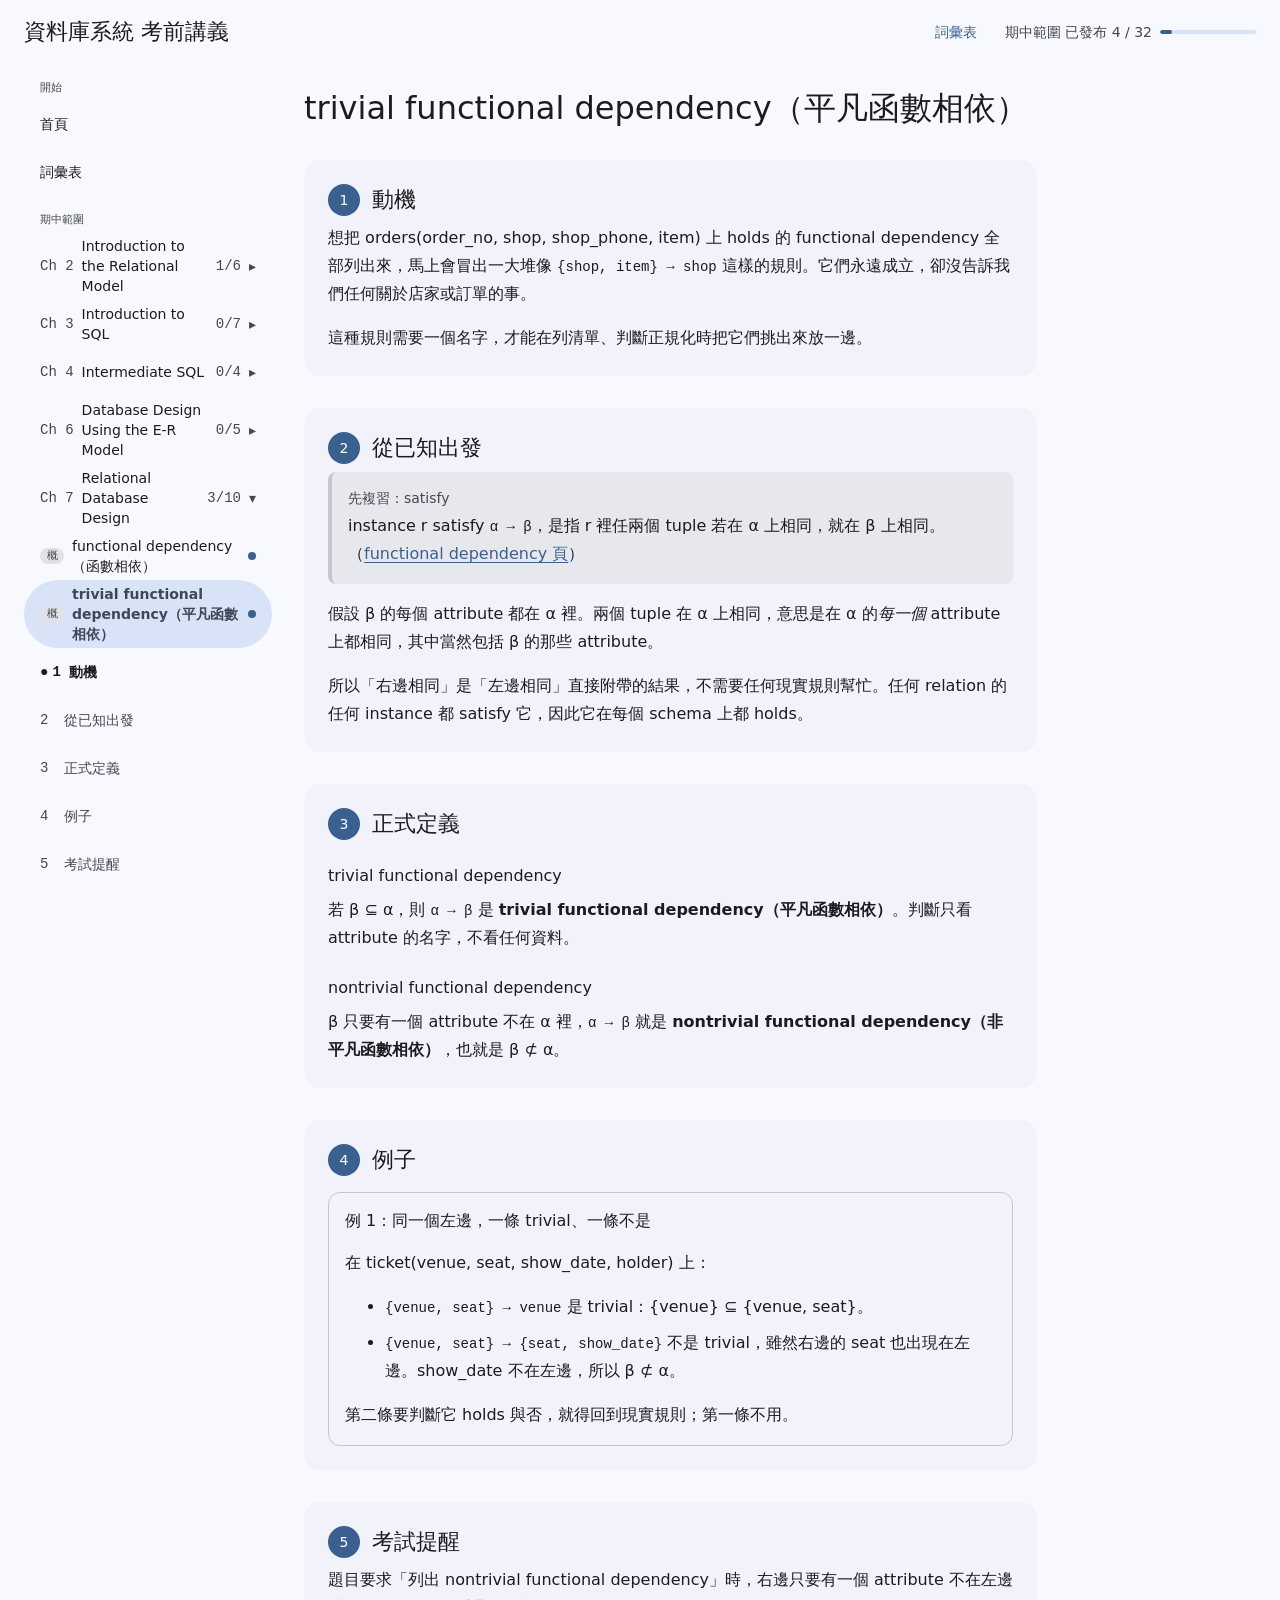
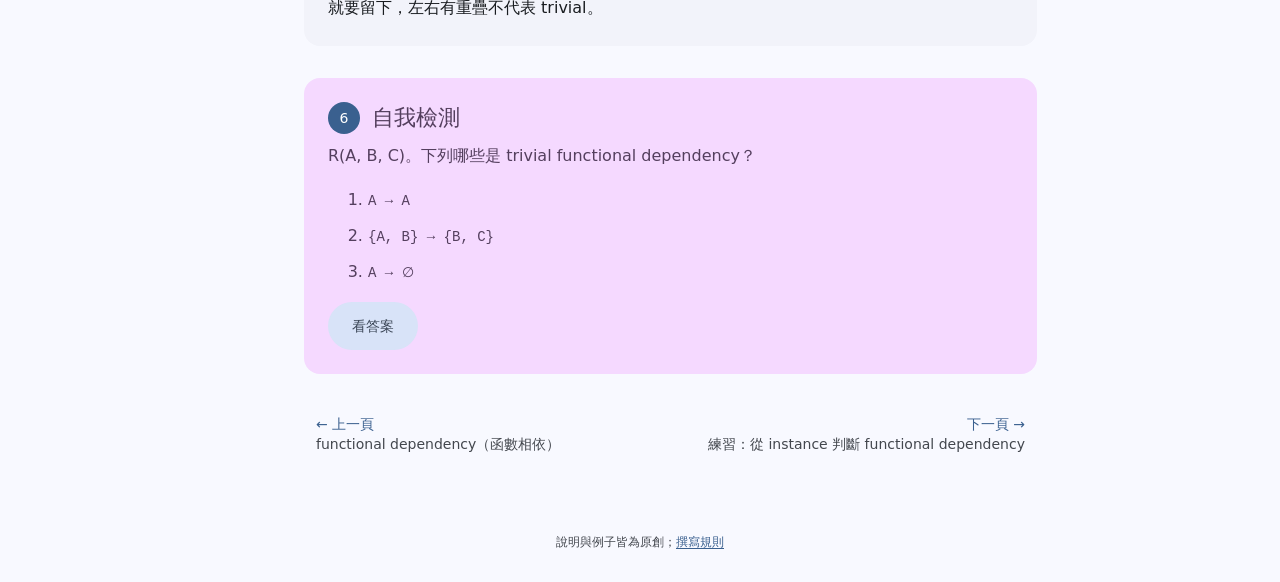
<file: concepts/trivial-functional-dependency.html>
<!doctype html>
<html lang="zh-Hant">
<head>
  <meta charset="utf-8">
  <meta name="viewport" content="width=device-width, initial-scale=1">
  <title>trivial functional dependency（平凡函數相依） · 資料庫系統 考前講義</title>
  <link rel="stylesheet" href="../assets/style.css">
  <script src="../assets/site.js" defer></script>
</head>
<body data-page-id="trivial-functional-dependency">
  <header class="top-bar"></header>
  <div class="shell">
    <aside class="sidebar" aria-label="目錄"></aside>
    <main>
      <h1>trivial functional dependency（平凡函數相依）</h1>

      <section class="step" id="motivate">
        <h2>動機</h2>
        <p>想把 orders(order_no, shop, shop_phone, item) 上 holds 的 functional dependency 全部列出來，馬上會冒出一大堆像 <span class="math">{shop, item} → shop</span> 這樣的規則。它們永遠成立，卻沒告訴我們任何關於店家或訂單的事。</p>
        <p>這種規則需要一個名字，才能在列清單、判斷正規化時把它們挑出來放一邊。</p>
      </section>

      <section class="step" id="build-up">
        <h2>從已知出發</h2>
        <aside class="refresh">
          <span class="refresh-label">先複習：satisfy</span>
          <p>instance r satisfy <span class="math">α → β</span>，是指 r 裡任兩個 tuple 若在 α 上相同，就在 β 上相同。（<a href="functional-dependency.html">functional dependency 頁</a>）</p>
        </aside>
        <p>假設 β 的每個 attribute 都在 α 裡。兩個 tuple 在 α 上相同，意思是在 α 的<em>每一個</em> attribute 上都相同，其中當然包括 β 的那些 attribute。</p>
        <p>所以「右邊相同」是「左邊相同」直接附帶的結果，不需要任何現實規則幫忙。任何 relation 的任何 instance 都 satisfy 它，因此它在每個 schema 上都 holds。</p>
      </section>

      <section class="step" id="definition">
        <h2>正式定義</h2>
        <h3>trivial functional dependency</h3>
        <p>若 β ⊆ α，則 <span class="math">α → β</span> 是 <dfn id="term-trivial-functional-dependency">trivial functional dependency（平凡函數相依）</dfn>。判斷只看 attribute 的名字，不看任何資料。</p>
        <h3>nontrivial functional dependency</h3>
        <p>β 只要有一個 attribute 不在 α 裡，<span class="math">α → β</span> 就是 <dfn id="term-nontrivial-functional-dependency">nontrivial functional dependency（非平凡函數相依）</dfn>，也就是 β ⊄ α。</p>
      </section>

      <section class="step" id="examples">
        <h2>例子</h2>
        <div class="example">
          <p class="example-label">例 1：同一個左邊，一條 trivial、一條不是</p>
          <p>在 ticket(venue, seat, show_date, holder) 上：</p>
          <ul>
            <li><span class="math">{venue, seat} → venue</span> 是 trivial：{venue} ⊆ {venue, seat}。</li>
            <li><span class="math">{venue, seat} → {seat, show_date}</span> 不是 trivial，雖然右邊的 seat 也出現在左邊。show_date 不在左邊，所以 β ⊄ α。</li>
          </ul>
          <p>第二條要判斷它 holds 與否，就得回到現實規則；第一條不用。</p>
        </div>
      </section>

      <section class="step" id="exam-note">
        <h2>考試提醒</h2>
        <p>題目要求「列出 nontrivial functional dependency」時，右邊只要有一個 attribute 不在左邊就要留下，左右有重疊不代表 trivial。</p>
      </section>

      <section class="step" id="check">
        <h2>自我檢測</h2>
        <p>R(A, B, C)。下列哪些是 trivial functional dependency？</p>
        <ol>
          <li><span class="math">A → A</span></li>
          <li><span class="math">{A, B} → {B, C}</span></li>
          <li><span class="math">A → ∅</span></li>
        </ol>
        <details class="answer">
          <summary>看答案</summary>
          <ol>
            <li>trivial：{A} ⊆ {A}。左右完全相同是 β ⊆ α 最簡單的情況。</li>
            <li>不是：C ∉ {A, B}。</li>
            <li>trivial：空集合是任何集合的子集。兩個 tuple 在 ∅ 上的值一定相同，所以它永遠被 satisfy。</li>
          </ol>
          <p>最容易錯的是第 2 題，看到 B 重疊就判成 trivial。避免的方法是逐一檢查右邊每個 attribute 是否都在左邊。</p>
        </details>
      </section>

      <nav class="pager"></nav>
    </main>
  </div>
  <footer class="site-footer">說明與例子皆為原創；<a href="https://github.com/MikoAL/TAICA_w9/blob/main/CLAUDE.md">撰寫規則</a></footer>
</body>
</html>
</file>
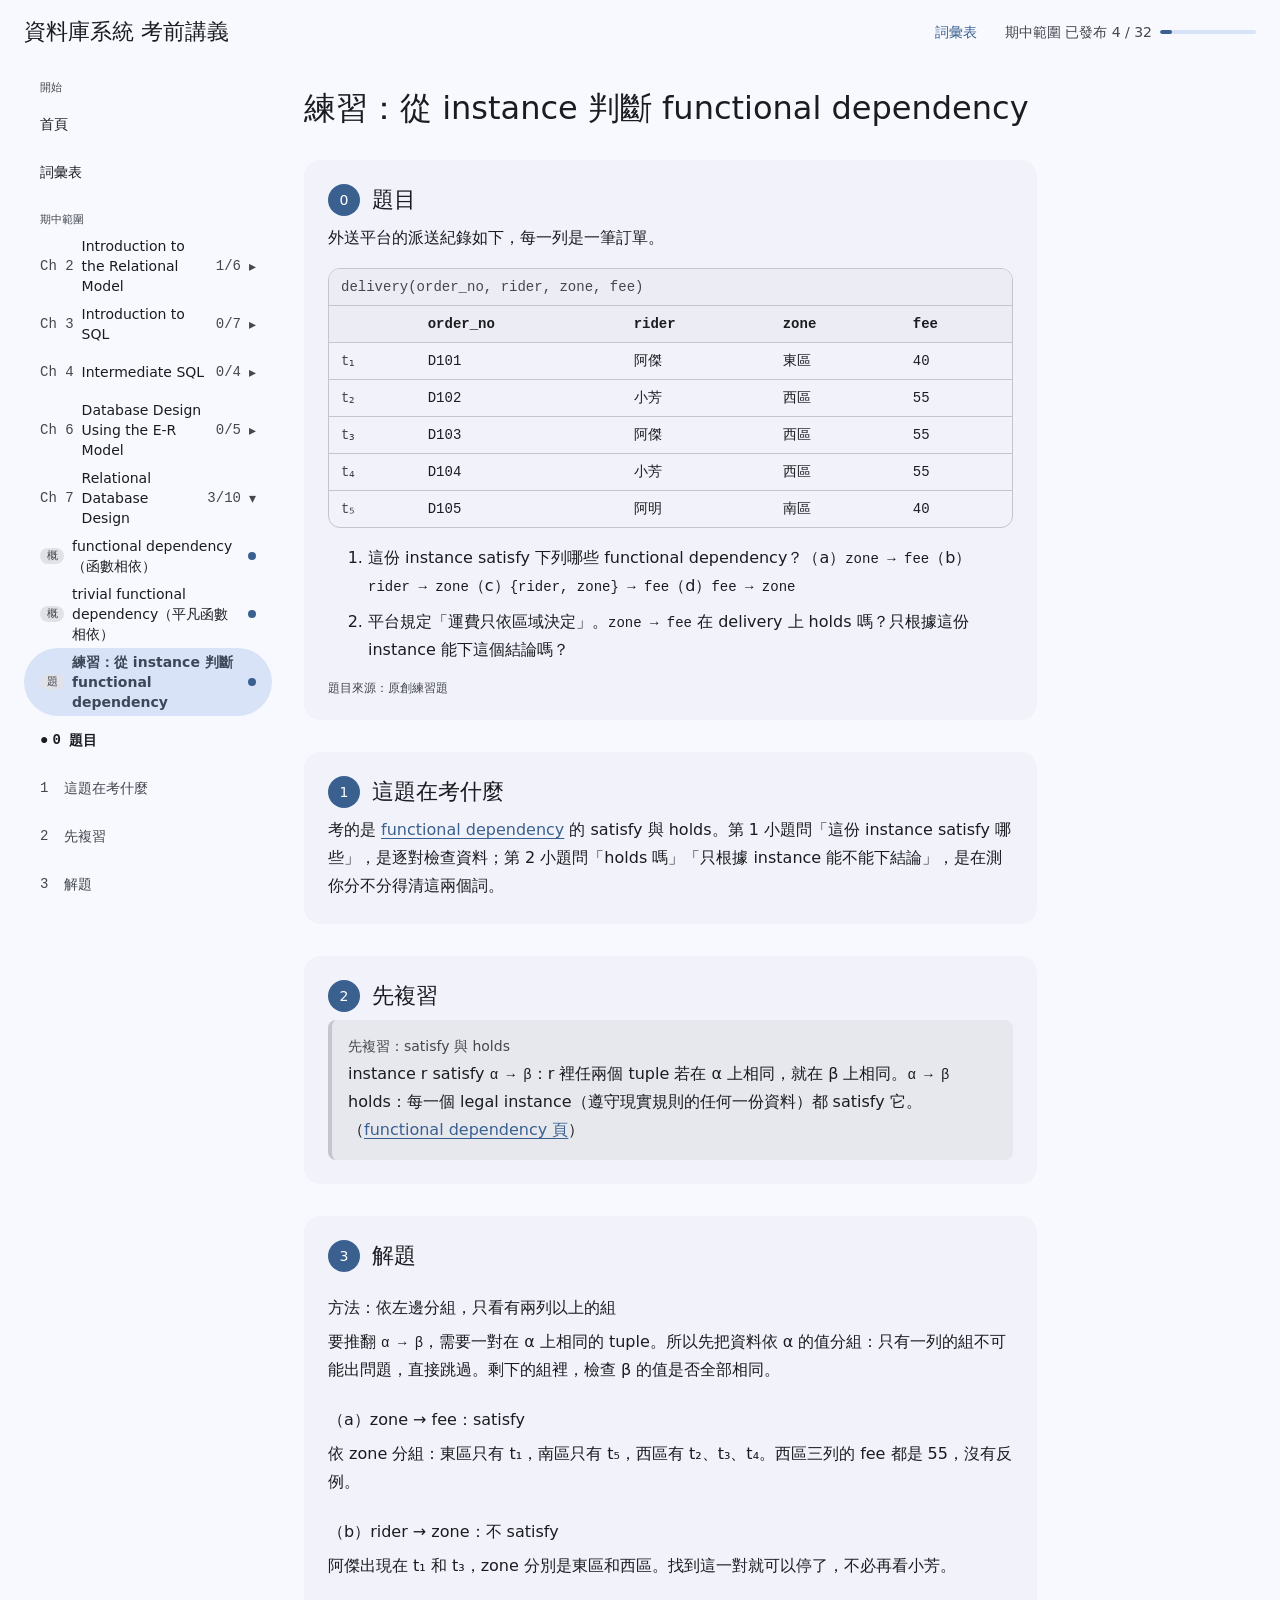
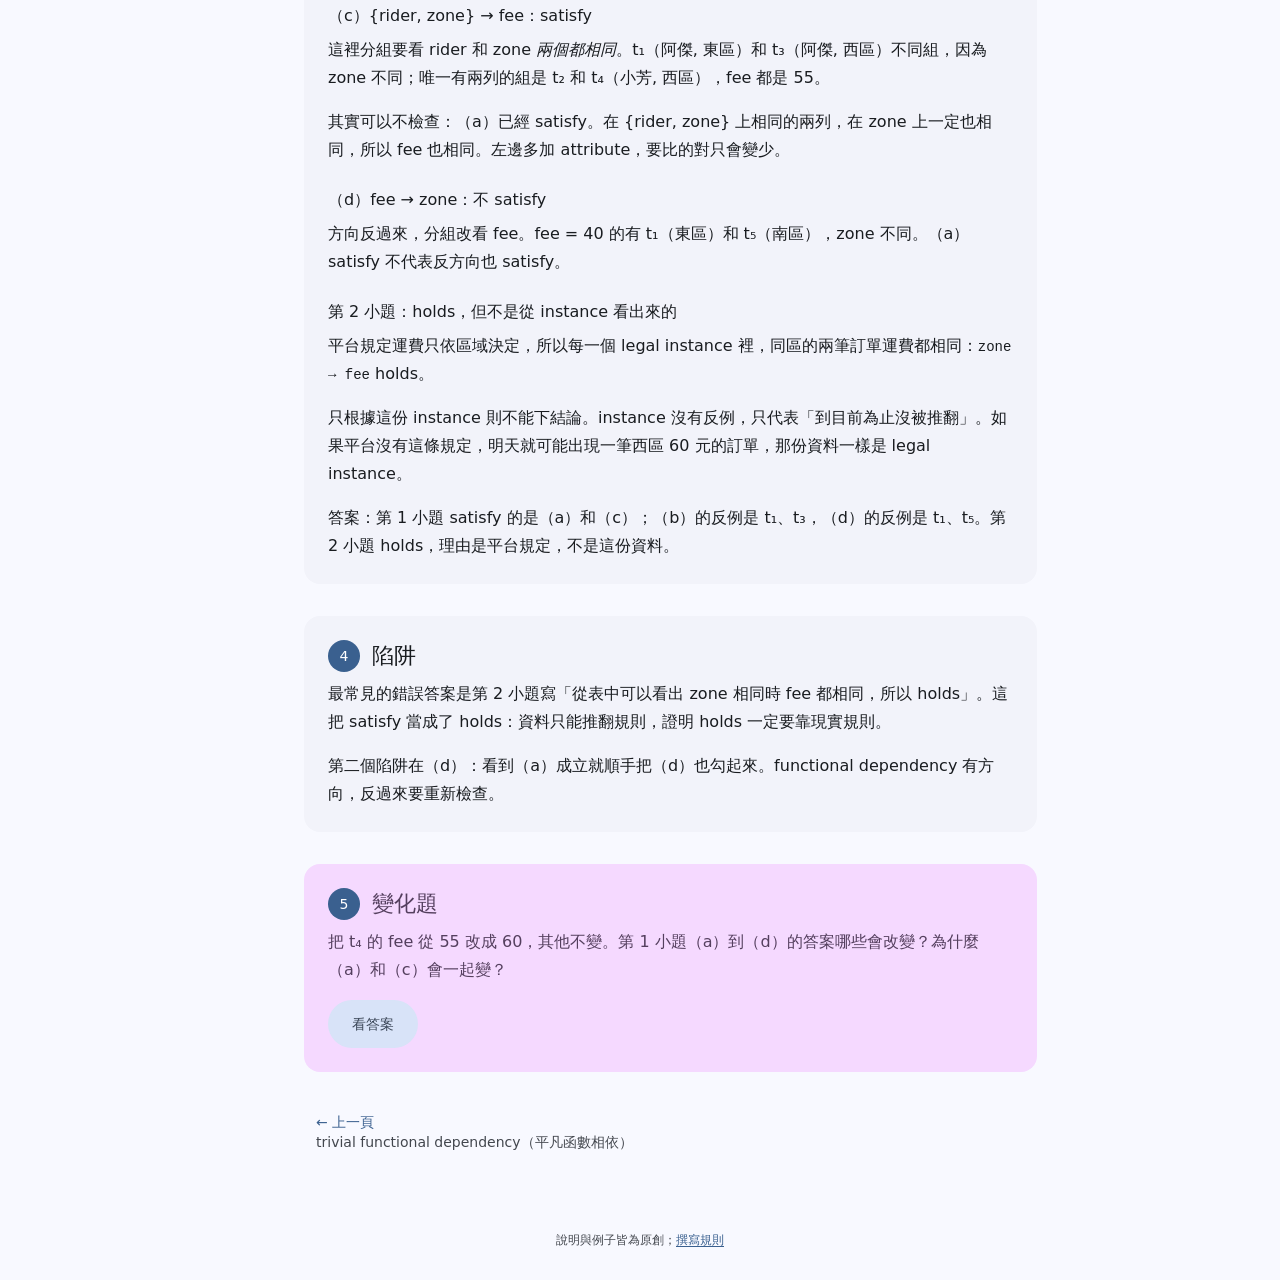
<file: problems/practice-functional-dependency-1.html>
<!doctype html>
<html lang="zh-Hant">
<head>
  <meta charset="utf-8">
  <meta name="viewport" content="width=device-width, initial-scale=1">
  <title>練習：從 instance 判斷 functional dependency · 資料庫系統 考前講義</title>
  <link rel="stylesheet" href="../assets/style.css">
  <script src="../assets/site.js" defer></script>
</head>
<body data-page-id="practice-functional-dependency-1">
  <header class="top-bar"></header>
  <div class="shell">
    <aside class="sidebar" aria-label="目錄"></aside>
    <main>
      <h1>練習：從 instance 判斷 functional dependency</h1>

      <section class="step" id="problem">
        <h2>題目</h2>
        <p>外送平台的派送紀錄如下，每一列是一筆訂單。</p>
        <div class="table-wrap">
          <table class="relation">
            <caption>delivery(order_no, rider, zone, fee)</caption>
            <thead><tr><th scope="col"></th><th scope="col">order_no</th><th scope="col">rider</th><th scope="col">zone</th><th scope="col">fee</th></tr></thead>
            <tbody>
              <tr><th scope="row">t₁</th><td>D101</td><td>阿傑</td><td>東區</td><td>40</td></tr>
              <tr><th scope="row">t₂</th><td>D102</td><td>小芳</td><td>西區</td><td>55</td></tr>
              <tr><th scope="row">t₃</th><td>D103</td><td>阿傑</td><td>西區</td><td>55</td></tr>
              <tr><th scope="row">t₄</th><td>D104</td><td>小芳</td><td>西區</td><td>55</td></tr>
              <tr><th scope="row">t₅</th><td>D105</td><td>阿明</td><td>南區</td><td>40</td></tr>
            </tbody>
          </table>
        </div>
        <ol>
          <li>這份 instance satisfy 下列哪些 functional dependency？（a）<span class="math">zone → fee</span>（b）<span class="math">rider → zone</span>（c）<span class="math">{rider, zone} → fee</span>（d）<span class="math">fee → zone</span></li>
          <li>平台規定「運費只依區域決定」。<span class="math">zone → fee</span> 在 delivery 上 holds 嗎？只根據這份 instance 能下這個結論嗎？</li>
        </ol>
        <p class="source">題目來源：原創練習題</p>
      </section>

      <section class="step" id="identify">
        <h2>這題在考什麼</h2>
        <p>考的是 <a href="../concepts/functional-dependency.html">functional dependency</a> 的 satisfy 與 holds。第 1 小題問「這份 instance satisfy 哪些」，是逐對檢查資料；第 2 小題問「holds 嗎」「只根據 instance 能不能下結論」，是在測你分不分得清這兩個詞。</p>
      </section>

      <section class="step" id="refresh">
        <h2>先複習</h2>
        <aside class="refresh">
          <span class="refresh-label">先複習：satisfy 與 holds</span>
          <p>instance r satisfy <span class="math">α → β</span>：r 裡任兩個 tuple 若在 α 上相同，就在 β 上相同。<span class="math">α → β</span> holds：每一個 legal instance（遵守現實規則的任何一份資料）都 satisfy 它。（<a href="../concepts/functional-dependency.html">functional dependency 頁</a>）</p>
        </aside>
      </section>

      <section class="step" id="solve">
        <h2>解題</h2>
        <h3>方法：依左邊分組，只看有兩列以上的組</h3>
        <p>要推翻 <span class="math">α → β</span>，需要一對在 α 上相同的 tuple。所以先把資料依 α 的值分組：只有一列的組不可能出問題，直接跳過。剩下的組裡，檢查 β 的值是否全部相同。</p>
        <h3>（a）zone → fee：satisfy</h3>
        <p>依 zone 分組：東區只有 t₁，南區只有 t₅，西區有 t₂、t₃、t₄。西區三列的 fee 都是 55，沒有反例。</p>
        <h3>（b）rider → zone：不 satisfy</h3>
        <p>阿傑出現在 t₁ 和 t₃，zone 分別是東區和西區。找到這一對就可以停了，不必再看小芳。</p>
        <h3>（c）{rider, zone} → fee：satisfy</h3>
        <p>這裡分組要看 rider 和 zone <em>兩個都相同</em>。t₁（阿傑, 東區）和 t₃（阿傑, 西區）不同組，因為 zone 不同；唯一有兩列的組是 t₂ 和 t₄（小芳, 西區），fee 都是 55。</p>
        <p>其實可以不檢查：（a）已經 satisfy。在 {rider, zone} 上相同的兩列，在 zone 上一定也相同，所以 fee 也相同。左邊多加 attribute，要比的對只會變少。</p>
        <h3>（d）fee → zone：不 satisfy</h3>
        <p>方向反過來，分組改看 fee。fee = 40 的有 t₁（東區）和 t₅（南區），zone 不同。（a）satisfy 不代表反方向也 satisfy。</p>
        <h3>第 2 小題：holds，但不是從 instance 看出來的</h3>
        <p>平台規定運費只依區域決定，所以每一個 legal instance 裡，同區的兩筆訂單運費都相同：<span class="math">zone → fee</span> holds。</p>
        <p>只根據這份 instance 則不能下結論。instance 沒有反例，只代表「到目前為止沒被推翻」。如果平台沒有這條規定，明天就可能出現一筆西區 60 元的訂單，那份資料一樣是 legal instance。</p>
        <p>答案：第 1 小題 satisfy 的是（a）和（c）；（b）的反例是 t₁、t₃，（d）的反例是 t₁、t₅。第 2 小題 holds，理由是平台規定，不是這份資料。</p>
      </section>

      <section class="step" id="trap">
        <h2>陷阱</h2>
        <p>最常見的錯誤答案是第 2 小題寫「從表中可以看出 zone 相同時 fee 都相同，所以 holds」。這把 satisfy 當成了 holds：資料只能推翻規則，證明 holds 一定要靠現實規則。</p>
        <p>第二個陷阱在（d）：看到（a）成立就順手把（d）也勾起來。functional dependency 有方向，反過來要重新檢查。</p>
      </section>

      <section class="step" id="check">
        <h2>變化題</h2>
        <p>把 t₄ 的 fee 從 55 改成 60，其他不變。第 1 小題（a）到（d）的答案哪些會改變？為什麼（a）和（c）會一起變？</p>
        <details class="answer">
          <summary>看答案</summary>
          <p>（a）和（c）從 satisfy 變成不 satisfy；（b）和（d）原本就不 satisfy，反例 t₁、t₃ 和 t₁、t₅ 都沒動到。</p>
          <ul>
            <li>（a）zone → fee：西區的 t₂（55）和 t₄（60），t₃（55）和 t₄（60），都是反例。</li>
            <li>（c）{rider, zone} → fee：t₂ 和 t₄ 都是（小芳, 西區），fee 是 55 和 60。</li>
          </ul>
          <p>一起變是因為 t₂、t₄ 這一對在 {rider, zone} 上相同，在 zone 上當然也相同，所以它同時推翻兩條。反過來不一定：t₃、t₄ 推翻（a），卻不推翻（c），因為它們的 rider 不同。</p>
          <p>最容易錯的是以為（c）不受影響，因為「只有一列被改」。避免的方法是照分組法重做一次，不要沿用舊答案。</p>
        </details>
      </section>

      <nav class="pager"></nav>
    </main>
  </div>
  <footer class="site-footer">說明與例子皆為原創；<a href="https://github.com/MikoAL/TAICA_w9/blob/main/CLAUDE.md">撰寫規則</a></footer>
</body>
</html>
</file>
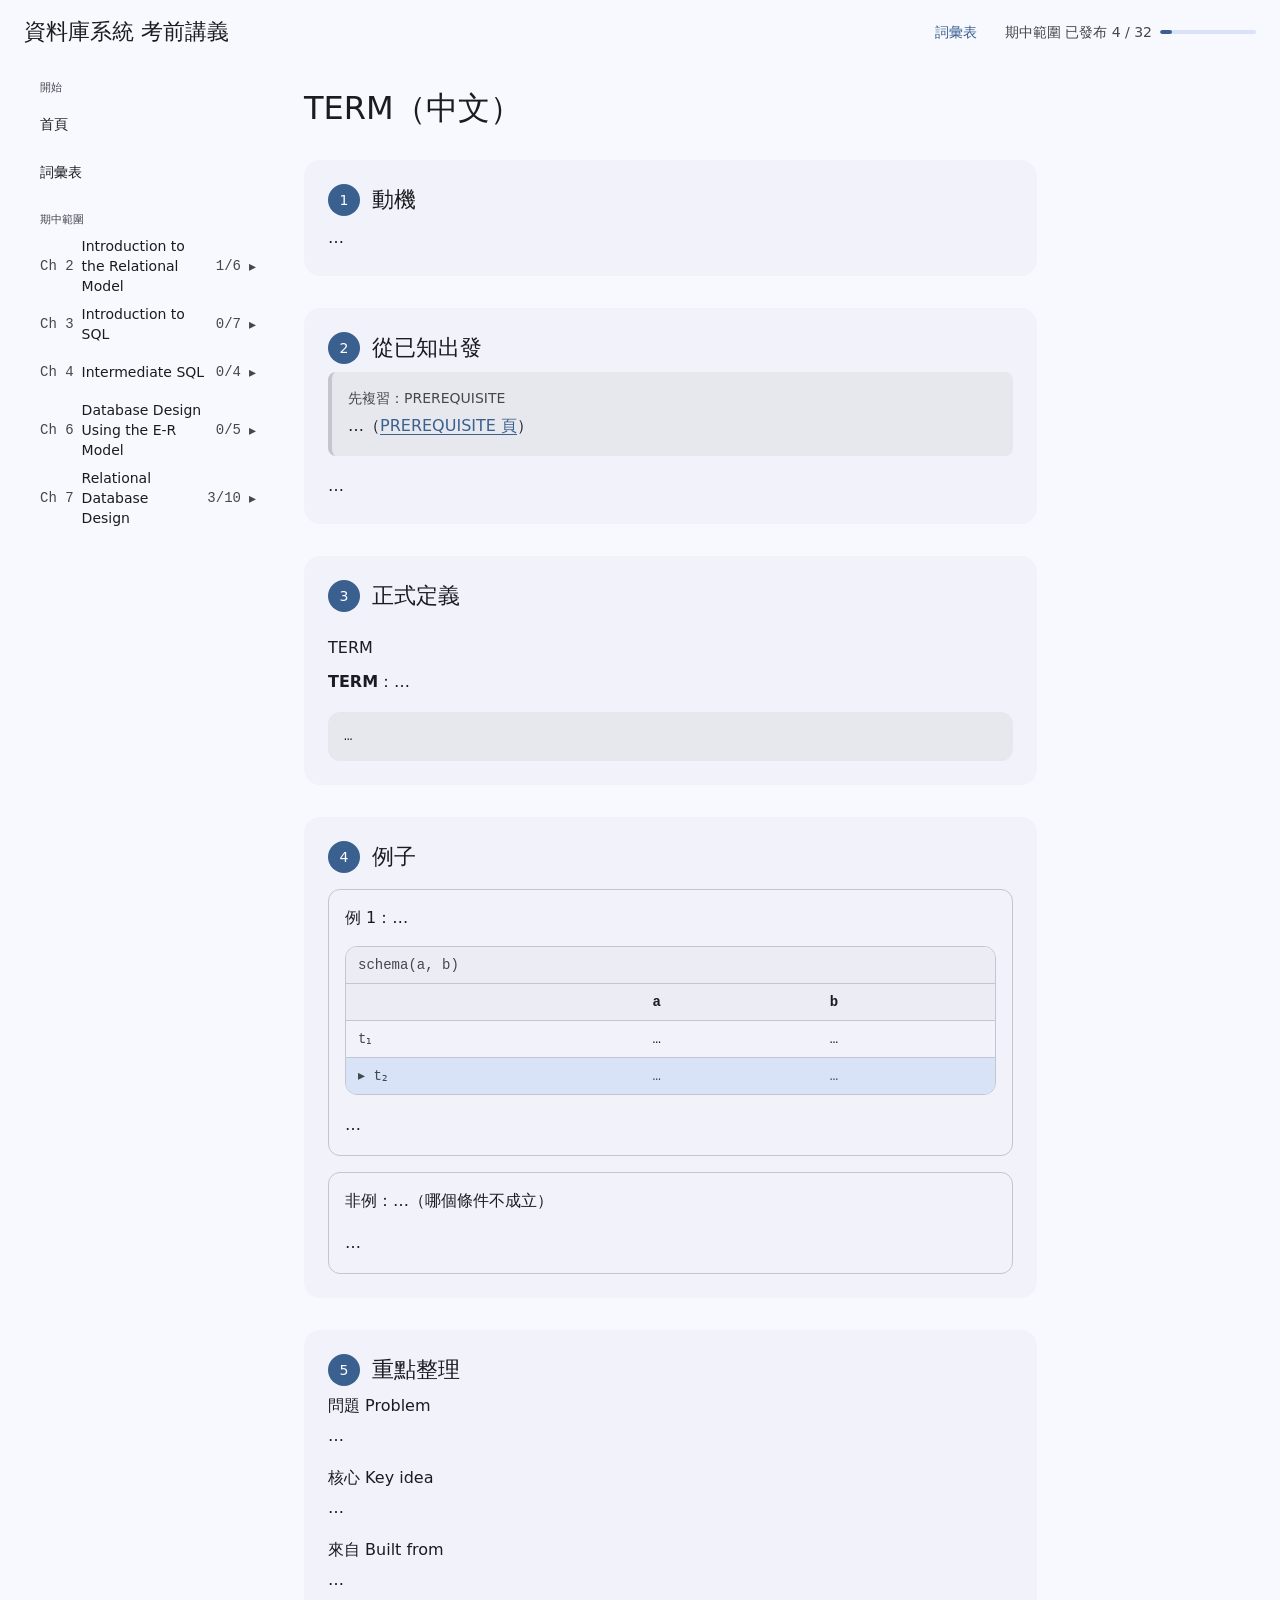
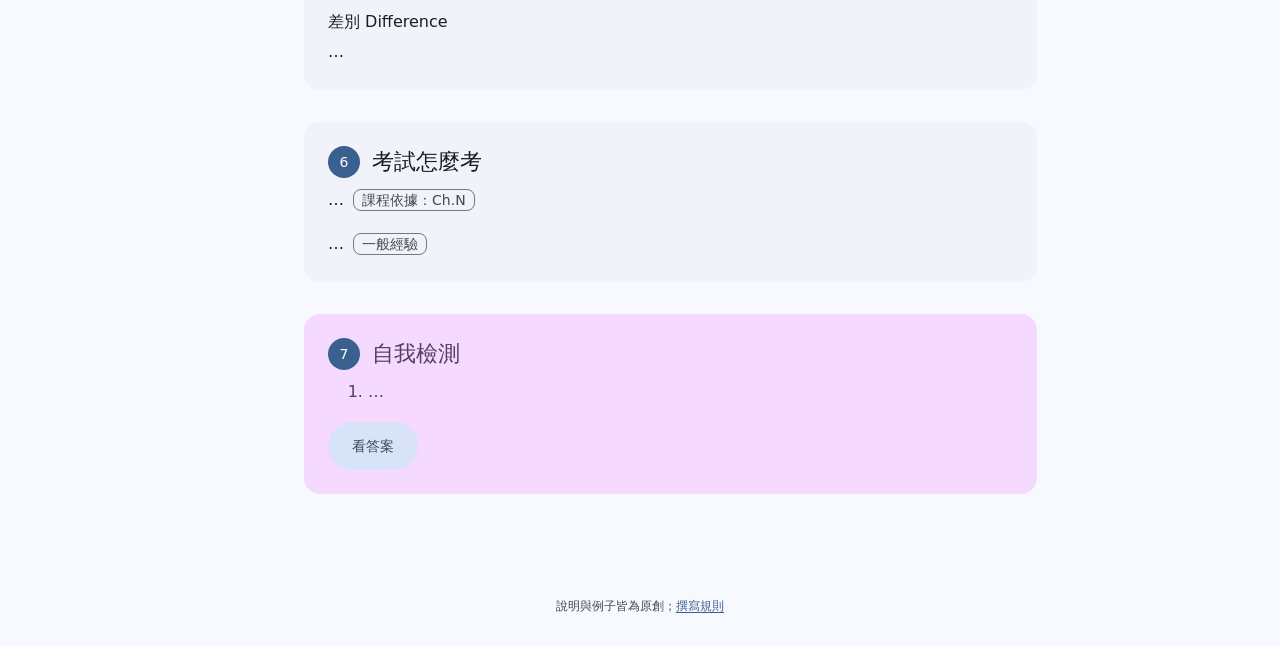
<file: templates/concept.html>
<!doctype html>
<html lang="zh-Hant">
<head>
  <meta charset="utf-8">
  <meta name="viewport" content="width=device-width, initial-scale=1">
  <title>TERM（中文） · 資料庫系統 考前講義</title>
  <link rel="stylesheet" href="../assets/style.css">
  <script src="../assets/site.js" defer></script>
</head>
<!-- Concept page. Copy to concepts/SLUG.html, then follow CLAUDE.md §5–§10.
     Full form: keep all seven sections below, in this order.
     Short form (§5.2): keep motivate, build-up, definition, examples (exactly one example),
     then optionally <section class="step" id="exam-note"><h2>考試提醒</h2> (one line), then optionally check.
     Delete these comments when the page is done. -->
<body data-page-id="SLUG">
  <header class="top-bar"></header>
  <div class="shell">
    <aside class="sidebar" aria-label="目錄"></aside>
    <main>
      <h1>TERM（中文）</h1>

      <section class="step" id="motivate">
        <h2>動機</h2>
        <!-- The problem that forced the concept to exist, smallest form, before any definition.
             Show the naive approach failing where possible. -->
        <p>…</p>
      </section>

      <section class="step" id="build-up">
        <h2>從已知出發</h2>
        <!-- Derive from the closest prerequisite. Stop at the most recent prerequisite.
             Refresh prerequisite facts the step needs in an aside: -->
        <aside class="refresh">
          <span class="refresh-label">先複習：PREREQUISITE</span>
          <p>…（<a href="PREREQUISITE.html">PREREQUISITE 頁</a>）</p>
        </aside>
        <p>…</p>
      </section>

      <section class="step" id="definition">
        <h2>正式定義</h2>
        <!-- One <h3> per definition. Mark each term with <dfn id="term-SLUG"> and add it to data/glossary.json. -->
        <h3>TERM</h3>
        <p><dfn id="term-SLUG">TERM</dfn>：…</p>
        <p class="math">…</p>
      </section>

      <section class="step" id="examples">
        <h2>例子</h2>
        <!-- Trivial first, then non-trivial; at least one edge case; a non-example if the boundary is unclear.
             Every value invented. Name highlighted rows in the text. -->
        <div class="example">
          <p class="example-label">例 1：…</p>
          <div class="table-wrap">
            <table class="relation">
              <caption>schema(a, b)</caption>
              <thead><tr><th scope="col"></th><th scope="col">a</th><th scope="col">b</th></tr></thead>
              <tbody>
                <tr><th scope="row">t₁</th><td>…</td><td>…</td></tr>
                <tr class="hl"><th scope="row">t₂</th><td>…</td><td>…</td></tr>
              </tbody>
            </table>
          </div>
          <p>…</p>
        </div>
        <div class="example">
          <p class="example-label">非例：…（哪個條件不成立）</p>
          <p>…</p>
        </div>
      </section>

      <section class="step" id="summary">
        <h2>重點整理</h2>
        <dl class="summary">
          <div><dt>問題 Problem</dt><dd>…</dd></div>
          <div><dt>核心 Key idea</dt><dd>…</dd></div>
          <div><dt>來自 Built from</dt><dd>…</dd></div>
          <div><dt>差別 Difference</dt><dd>…</dd></div>
        </dl>
      </section>

      <section class="step" id="exam-link">
        <h2>考試怎麼考</h2>
        <!-- Tag every claim. -->
        <p>… <span class="basis course">課程依據：Ch.N</span></p>
        <p>… <span class="basis general">一般經驗</span></p>
      </section>

      <section class="step" id="check">
        <h2>自我檢測</h2>
        <!-- ≤ 3 parts; differs from every worked example in a feature that matters. -->
        <ol>
          <li>…</li>
        </ol>
        <details class="answer">
          <summary>看答案</summary>
          <p>…（最容易錯的步驟，以及怎麼避免）</p>
        </details>
      </section>

      <nav class="pager"></nav>
    </main>
  </div>
  <footer class="site-footer">說明與例子皆為原創；<a href="https://github.com/MikoAL/TAICA_w9/blob/main/CLAUDE.md">撰寫規則</a></footer>
</body>
</html>
</file>
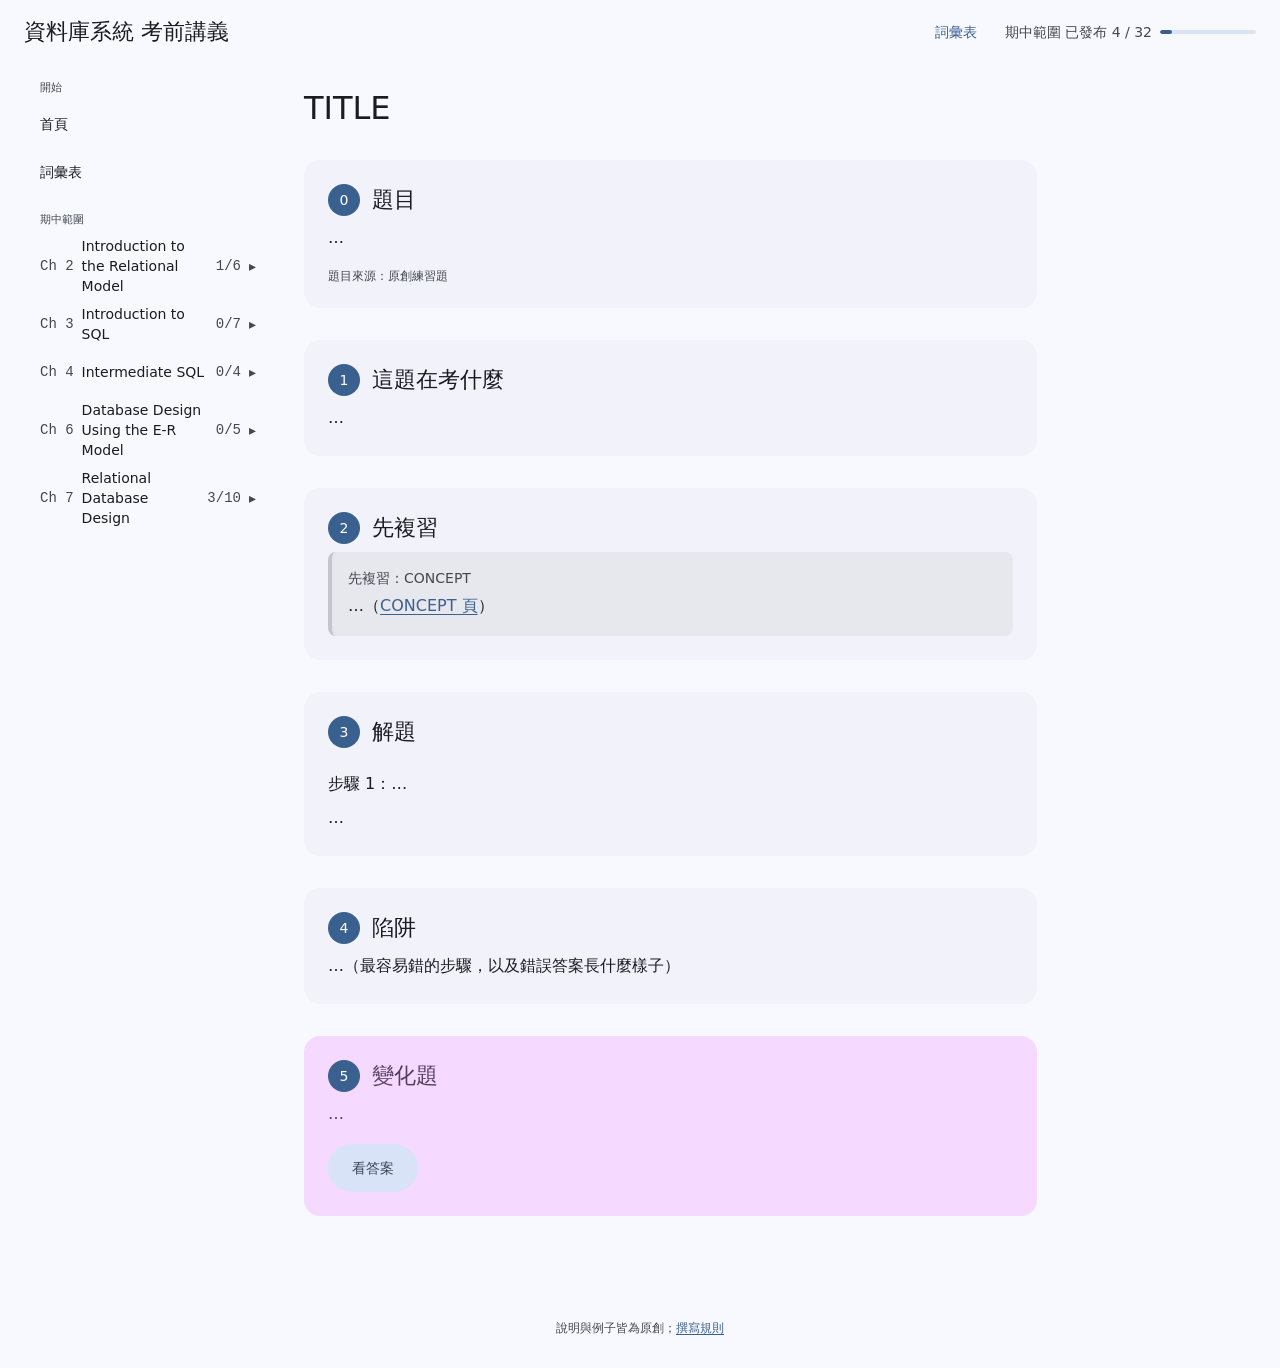
<file: templates/problem.html>
<!doctype html>
<html lang="zh-Hant">
<head>
  <meta charset="utf-8">
  <meta name="viewport" content="width=device-width, initial-scale=1">
  <title>TITLE · 資料庫系統 考前講義</title>
  <link rel="stylesheet" href="../assets/style.css">
  <script src="../assets/site.js" defer></script>
</head>
<!-- Walkthrough page. Copy to problems/SLUG.html, then follow CLAUDE.md §5.3 and §6.
     The refresh section is optional: delete it if the solution needs no refresher.
     Delete these comments when the page is done. -->
<body data-page-id="SLUG">
  <header class="top-bar"></header>
  <div class="shell">
    <aside class="sidebar" aria-label="目錄"></aside>
    <main>
      <h1>TITLE</h1>

      <section class="step" id="problem">
        <h2>題目</h2>
        <p>…</p>
        <p class="source">題目來源：原創練習題</p>
      </section>

      <section class="step" id="identify">
        <h2>這題在考什麼</h2>
        <!-- Name the concept (link its page) and the exact cue in the statement. -->
        <p>…</p>
      </section>

      <section class="step" id="refresh">
        <h2>先複習</h2>
        <aside class="refresh">
          <span class="refresh-label">先複習：CONCEPT</span>
          <p>…（<a href="../concepts/CONCEPT.html">CONCEPT 頁</a>）</p>
        </aside>
      </section>

      <section class="step" id="solve">
        <h2>解題</h2>
        <!-- Why each step, not just what. Most space where people get stuck. -->
        <h3>步驟 1：…</h3>
        <p>…</p>
      </section>

      <section class="step" id="trap">
        <h2>陷阱</h2>
        <p>…（最容易錯的步驟，以及錯誤答案長什麼樣子）</p>
      </section>

      <section class="step" id="check">
        <h2>變化題</h2>
        <p>…</p>
        <details class="answer">
          <summary>看答案</summary>
          <p>…</p>
        </details>
      </section>

      <nav class="pager"></nav>
    </main>
  </div>
  <footer class="site-footer">說明與例子皆為原創；<a href="https://github.com/MikoAL/TAICA_w9/blob/main/CLAUDE.md">撰寫規則</a></footer>
</body>
</html>
</file>
<file: assets/style.css>
/* 資料庫系統 考前講義: the only stylesheet.
   Design system: Material Design 3 baseline (CLAUDE.md §11).
   Color roles generated from seed #3F6FA8 with @material/material-color-utilities 0.4.0
   (SchemeTonalSpot, contrast 0, spec 2021). All visual values live in the :root blocks below. */

/* ===== Tokens: light ===== */
:root {
  color-scheme: light dark;

  --md-sys-color-primary: #3a608f;
  --md-sys-color-on-primary: #ffffff;
  --md-sys-color-primary-container: #d3e4ff;
  --md-sys-color-on-primary-container: #1f4876;
  --md-sys-color-secondary: #545f70;
  --md-sys-color-secondary-container: #d8e3f8;
  --md-sys-color-on-secondary-container: #3c4758;
  --md-sys-color-tertiary-container: #f5d9ff;
  --md-sys-color-on-tertiary-container: #543f5e;
  --md-sys-color-error: #ba1a1a;
  --md-sys-color-on-error: #ffffff;
  --md-sys-color-surface: #f8f9ff;
  --md-sys-color-on-surface: #191c20;
  --md-sys-color-on-surface-variant: #43474e;
  --md-sys-color-surface-container-low: #f2f3fa;
  --md-sys-color-surface-container: #ecedf4;
  --md-sys-color-surface-container-high: #e7e8ee;
  --md-sys-color-surface-container-highest: #e1e2e8;
  --md-sys-color-outline: #73777f;
  --md-sys-color-outline-variant: #c3c6cf;
  --md-sys-color-shadow: #000000;

  /* Type scale (M3 baseline) */
  --md-sys-typescale-headline-large-size: 32px;
  --md-sys-typescale-headline-large-line-height: 40px;
  --md-sys-typescale-headline-large-weight: 400;
  --md-sys-typescale-title-large-size: 22px;
  --md-sys-typescale-title-large-line-height: 28px;
  --md-sys-typescale-title-large-weight: 400;
  --md-sys-typescale-title-medium-size: 16px;
  --md-sys-typescale-title-medium-line-height: 24px;
  --md-sys-typescale-title-medium-weight: 500;
  --md-sys-typescale-body-large-size: 16px;
  --md-sys-typescale-body-large-line-height: 1.75; /* deliberate deviation from 24px: Chinese text needs more leading */
  --md-sys-typescale-body-large-weight: 400;
  --md-sys-typescale-body-medium-size: 14px;
  --md-sys-typescale-body-medium-line-height: 20px;
  --md-sys-typescale-body-medium-weight: 400;
  --md-sys-typescale-body-small-size: 12px;
  --md-sys-typescale-body-small-line-height: 16px;
  --md-sys-typescale-body-small-weight: 400;
  --md-sys-typescale-label-large-size: 14px;
  --md-sys-typescale-label-large-line-height: 20px;
  --md-sys-typescale-label-large-weight: 500;
  --md-sys-typescale-label-small-size: 11px;
  --md-sys-typescale-label-small-line-height: 16px;
  --md-sys-typescale-label-small-weight: 500;

  --font-body: system-ui, "Noto Sans TC", "PingFang TC", "Microsoft JhengHei", sans-serif;
  --font-mono: ui-monospace, "Cascadia Code", "JetBrains Mono", monospace;

  /* Shape */
  --md-sys-shape-corner-extra-small: 4px;
  --md-sys-shape-corner-small: 8px;
  --md-sys-shape-corner-medium: 12px;
  --md-sys-shape-corner-large: 16px;
  --md-sys-shape-corner-extra-large: 28px;
  --md-sys-shape-corner-full: 9999px;

  /* Spacing: 4px grid */
  --space-1: 4px;
  --space-2: 8px;
  --space-3: 12px;
  --space-4: 16px;
  --space-6: 24px;
  --space-8: 32px;
  --space-12: 48px;

  /* State layers */
  --md-sys-state-hover-opacity: 8%;
  --md-sys-state-focus-opacity: 10%;
  --md-sys-state-pressed-opacity: 10%;

  /* Motion */
  --md-sys-motion-duration: 200ms;
  --md-sys-motion-easing-standard: cubic-bezier(0.2, 0, 0, 1);

  /* Elevation: only under the top bar once scrolled */
  --md-sys-elevation-top-bar: 0 1px 3px 1px color-mix(in srgb, var(--md-sys-color-shadow) 15%, transparent);

  /* Layout */
  --top-bar-height: 64px;
  --sidebar-width: 248px;
  --content-max-width: 72ch;
  --target-min: 48px;
  --progress-width: 96px;
  --progress-height: 4px;
  --page-margin: var(--space-4);
}

/* ===== Tokens: dark ===== */
@media (prefers-color-scheme: dark) {
  :root {
    --md-sys-color-primary: #a3c9fe;
    --md-sys-color-on-primary: #00315c;
    --md-sys-color-primary-container: #1f4876;
    --md-sys-color-on-primary-container: #d3e4ff;
    --md-sys-color-secondary: #bcc7db;
    --md-sys-color-secondary-container: #3c4758;
    --md-sys-color-on-secondary-container: #d8e3f8;
    --md-sys-color-tertiary-container: #543f5e;
    --md-sys-color-on-tertiary-container: #f5d9ff;
    --md-sys-color-error: #ffb4ab;
    --md-sys-color-on-error: #690005;
    --md-sys-color-surface: #111418;
    --md-sys-color-on-surface: #e1e2e8;
    --md-sys-color-on-surface-variant: #c3c6cf;
    --md-sys-color-surface-container-low: #191c20;
    --md-sys-color-surface-container: #1d2024;
    --md-sys-color-surface-container-high: #272a2f;
    --md-sys-color-surface-container-highest: #32353a;
    --md-sys-color-outline: #8d9199;
    --md-sys-color-outline-variant: #43474e;
    --md-sys-color-shadow: #000000;
  }
}

/* ===== Base ===== */
*, *::before, *::after { box-sizing: border-box; }

html { scroll-padding-top: calc(var(--top-bar-height) + var(--space-12)); }

body {
  margin: 0;
  background-color: var(--md-sys-color-surface);
  color: var(--md-sys-color-on-surface);
  font-family: var(--font-body);
  font-size: var(--md-sys-typescale-body-large-size);
  line-height: var(--md-sys-typescale-body-large-line-height);
  font-weight: var(--md-sys-typescale-body-large-weight);
}

a { color: var(--md-sys-color-primary); text-decoration: underline; text-underline-offset: 0.2em; }

:focus-visible {
  outline: 3px solid var(--md-sys-color-secondary);
  outline-offset: 2px;
}

.visually-hidden {
  position: absolute; width: 1px; height: 1px; padding: 0; margin: -1px;
  overflow: hidden; clip: rect(0 0 0 0); white-space: nowrap; border: 0;
}

/* State layers (hover 8%, focus 10%, pressed 10%): each component sets --sl-fg (content) and --sl-bg (container). */
.top-bar .site-title,
.top-bar .top-link,
.toc-compact > summary,
.tree-row,
.tree-chapter > summary,
details.answer > summary,
.pager-link,
.index-card,
.text-button {
  --sl-opacity: 0%;
  background-color: color-mix(in srgb, var(--sl-fg) var(--sl-opacity), var(--sl-bg));
  transition: background-color var(--md-sys-motion-duration) var(--md-sys-motion-easing-standard);
}
.top-bar .site-title:hover,
.top-bar .top-link:hover,
.toc-compact > summary:hover,
.tree-row:hover,
.tree-chapter > summary:hover,
details.answer > summary:hover,
.pager-link:hover,
.index-card:hover,
.text-button:hover { --sl-opacity: var(--md-sys-state-hover-opacity); }
.top-bar .site-title:focus-visible,
.top-bar .top-link:focus-visible,
.toc-compact > summary:focus-visible,
.tree-row:focus-visible,
.tree-chapter > summary:focus-visible,
details.answer > summary:focus-visible,
.pager-link:focus-visible,
.index-card:focus-visible,
.text-button:focus-visible { --sl-opacity: var(--md-sys-state-focus-opacity); }
.top-bar .site-title:active,
.top-bar .top-link:active,
.toc-compact > summary:active,
.tree-row:active,
.tree-chapter > summary:active,
details.answer > summary:active,
.pager-link:active,
.index-card:active,
.text-button:active { --sl-opacity: var(--md-sys-state-pressed-opacity); }
.tree-row.planned:hover { --sl-opacity: 0%; }

/* ===== Top bar (M3 small top app bar) ===== */
.top-bar {
  position: sticky; top: 0; z-index: 10;
  display: flex; align-items: center; gap: var(--space-4);
  min-height: var(--top-bar-height);
  padding: 0 var(--page-margin);
  background-color: var(--md-sys-color-surface);
  transition: background-color var(--md-sys-motion-duration) var(--md-sys-motion-easing-standard);
}
.top-bar.is-scrolled {
  background-color: var(--md-sys-color-surface-container);
  box-shadow: var(--md-sys-elevation-top-bar);
}
.top-bar .site-title {
  --sl-fg: var(--md-sys-color-on-surface); --sl-bg: transparent;
  display: inline-flex; align-items: center; min-height: var(--target-min);
  padding: 0 var(--space-3); margin-left: calc(-1 * var(--space-3));
  border-radius: var(--md-sys-shape-corner-full);
  color: var(--md-sys-color-on-surface); text-decoration: none;
  font-size: var(--md-sys-typescale-title-large-size);
  line-height: var(--md-sys-typescale-title-large-line-height);
  font-weight: var(--md-sys-typescale-title-large-weight);
}
.top-bar .top-actions { margin-left: auto; display: flex; align-items: center; gap: var(--space-4); }
.top-bar .top-link {
  --sl-fg: var(--md-sys-color-primary); --sl-bg: transparent;
  display: inline-flex; align-items: center; min-height: var(--target-min);
  padding: 0 var(--space-3); border-radius: var(--md-sys-shape-corner-full);
  color: var(--md-sys-color-primary); text-decoration: none;
  font-size: var(--md-sys-typescale-label-large-size);
  line-height: var(--md-sys-typescale-label-large-line-height);
  font-weight: var(--md-sys-typescale-label-large-weight);
}
.top-bar .coverage {
  display: flex; align-items: center; gap: var(--space-2);
  color: var(--md-sys-color-on-surface-variant);
  font-size: var(--md-sys-typescale-label-large-size);
  line-height: var(--md-sys-typescale-label-large-line-height);
  font-weight: var(--md-sys-typescale-label-large-weight);
}

.top-bar .top-link, .top-bar .coverage, .top-bar .site-title { white-space: nowrap; }
@media (max-width: 599px) {
  .top-bar { gap: var(--space-2); }
  .top-bar .site-title {
    font-size: var(--md-sys-typescale-title-medium-size);
    line-height: var(--md-sys-typescale-title-medium-line-height);
    font-weight: var(--md-sys-typescale-title-medium-weight);
  }
  .top-bar .top-actions { gap: var(--space-2); }
  .top-bar .coverage-prefix {
    position: absolute; width: 1px; height: 1px; margin: -1px;
    overflow: hidden; clip: rect(0 0 0 0); white-space: nowrap;
  }
}

/* Linear progress indicator */
progress.progress {
  appearance: none; -webkit-appearance: none;
  width: var(--progress-width); height: var(--progress-height);
  border: 0; border-radius: var(--md-sys-shape-corner-full);
  background-color: var(--md-sys-color-secondary-container);
  color: var(--md-sys-color-primary); overflow: hidden;
}
progress.progress::-webkit-progress-bar { background-color: var(--md-sys-color-secondary-container); border-radius: var(--md-sys-shape-corner-full); }
progress.progress::-webkit-progress-value { background-color: var(--md-sys-color-primary); border-radius: var(--md-sys-shape-corner-full); }
progress.progress::-moz-progress-bar { background-color: var(--md-sys-color-primary); border-radius: var(--md-sys-shape-corner-full); }

/* ===== Layout (M3 window size classes) ===== */
.shell { padding: 0 var(--page-margin) var(--space-12); }
.sidebar { display: none; }
main { min-width: 0; max-width: var(--content-max-width); margin: 0 auto; }

@media (min-width: 600px) {
  :root { --page-margin: var(--space-6); }
}

@media (min-width: 840px) {
  .shell {
    display: grid;
    grid-template-columns: var(--sidebar-width) minmax(0, 1fr);
    gap: var(--space-8);
  }
  .sidebar {
    display: block;
    position: sticky; top: var(--top-bar-height); align-self: start;
    max-height: calc(100dvh - var(--top-bar-height));
    overflow-y: auto; padding-bottom: var(--space-8);
  }
  main { margin: 0; }
  .toc-compact { display: none; }
}

/* ===== Compact TOC (disclosure) ===== */
.toc-compact {
  position: sticky; top: var(--top-bar-height); z-index: 5;
  margin: 0 calc(-1 * var(--page-margin)) var(--space-4);
  background-color: var(--md-sys-color-surface-container);
  border-bottom: 1px solid var(--md-sys-color-outline-variant);
}
.toc-compact > summary {
  --sl-fg: var(--md-sys-color-on-surface); --sl-bg: var(--md-sys-color-surface-container);
  display: flex; align-items: center; min-height: var(--target-min);
  padding: 0 var(--page-margin); cursor: pointer; list-style: none;
  font-size: var(--md-sys-typescale-label-large-size);
  line-height: var(--md-sys-typescale-label-large-line-height);
  font-weight: var(--md-sys-typescale-label-large-weight);
}
.toc-compact > summary::-webkit-details-marker { display: none; }
.toc-compact > summary::after { content: "▾"; margin-left: auto; }
.toc-compact[open] > summary::after { content: "▴"; }
.toc-compact .tree {
  max-height: calc(100dvh - var(--top-bar-height) - var(--target-min));
  overflow-y: auto; padding: 0 var(--page-margin) var(--space-4);
}

/* ===== Navigation tree (sidebar + compact TOC) ===== */
.tree ul, .tree ol { list-style: none; margin: 0; padding: 0; }
.tree-group {
  margin: var(--space-4) 0 var(--space-1); padding: 0 var(--space-4);
  color: var(--md-sys-color-on-surface-variant);
  font-size: var(--md-sys-typescale-label-small-size);
  line-height: var(--md-sys-typescale-label-small-line-height);
  font-weight: var(--md-sys-typescale-label-small-weight);
}
.tree-row {
  --sl-fg: var(--md-sys-color-on-surface); --sl-bg: transparent;
  display: flex; align-items: center; gap: var(--space-2);
  width: 100%; min-height: var(--target-min);
  padding: var(--space-1) var(--space-4);
  border-radius: var(--md-sys-shape-corner-full);
  color: var(--md-sys-color-on-surface); text-decoration: none;
  font-size: var(--md-sys-typescale-label-large-size);
  line-height: var(--md-sys-typescale-label-large-line-height);
  font-weight: var(--md-sys-typescale-label-large-weight);
}
.tree-chapter > summary { cursor: pointer; list-style: none; }
.tree-chapter > summary::-webkit-details-marker { display: none; }
.tree-chapter > summary::after { content: "▸"; color: var(--md-sys-color-on-surface-variant); }
.tree-chapter[open] > summary::after { content: "▾"; }
.tree .ch-num { font-family: var(--font-mono); color: var(--md-sys-color-on-surface-variant); flex: none; }
.tree .ch-title { flex: 1; min-width: 0; }
.tree .ch-count { font-family: var(--font-mono); color: var(--md-sys-color-on-surface-variant); flex: none; }
.tree-pages { padding-left: var(--space-4); }
.tree .page-title { flex: 1; min-width: 0; }

.type-badge {
  flex: none; display: inline-flex; align-items: center; justify-content: center;
  min-width: var(--space-6); padding: 0 var(--space-1);
  border-radius: var(--md-sys-shape-corner-full);
  background-color: var(--md-sys-color-surface-container-highest);
  color: var(--md-sys-color-on-surface-variant);
  font-size: var(--md-sys-typescale-label-small-size);
  line-height: var(--md-sys-typescale-label-small-line-height);
  font-weight: var(--md-sys-typescale-label-small-weight);
}
.status-dot {
  flex: none; width: var(--space-2); height: var(--space-2);
  border-radius: var(--md-sys-shape-corner-full);
  border: 2px solid var(--md-sys-color-primary);
  background-color: var(--md-sys-color-primary);
}
.status-dot.planned { background-color: transparent; border-color: var(--md-sys-color-outline); }

.tree-row.planned { color: var(--md-sys-color-on-surface-variant); cursor: default; }
.tree-row[aria-current="page"] {
  --sl-fg: var(--md-sys-color-on-secondary-container); --sl-bg: var(--md-sys-color-secondary-container);
  color: var(--md-sys-color-on-secondary-container);
  font-weight: 600;
}
.tree-steps { padding-left: var(--space-8); }
.tree .step-row { color: var(--md-sys-color-on-surface-variant); }
.tree .step-num { font-family: var(--font-mono); flex: none; min-width: var(--space-4); }
.tree .step-row[aria-current="location"] {
  color: var(--md-sys-color-on-surface); font-weight: 600;
}
.tree .step-row[aria-current="location"] .step-num::before { content: "●"; margin-right: var(--space-1); }

/* ===== Page content ===== */
main h1 {
  margin: var(--space-6) 0 var(--space-8);
  font-size: var(--md-sys-typescale-headline-large-size);
  line-height: var(--md-sys-typescale-headline-large-line-height);
  font-weight: var(--md-sys-typescale-headline-large-weight);
}
main p, main ul, main ol, main dl { margin: 0 0 var(--space-4); }
main li + li { margin-top: var(--space-2); }

main { counter-reset: step; }

/* Step card (M3 filled card) */
.step {
  counter-increment: step;
  margin: 0 0 var(--space-8);
  padding: var(--space-6);
  border-radius: var(--md-sys-shape-corner-large);
  background-color: var(--md-sys-color-surface-container-low);
  color: var(--md-sys-color-on-surface);
}
.step > :last-child { margin-bottom: 0; }
.step h2 {
  display: flex; align-items: center; gap: var(--space-3);
  margin: 0 0 var(--space-2);
  font-size: var(--md-sys-typescale-title-large-size);
  line-height: var(--md-sys-typescale-title-large-line-height);
  font-weight: var(--md-sys-typescale-title-large-weight);
}
.step h2::before {
  content: counter(step);
  flex: none; display: inline-flex; align-items: center; justify-content: center;
  min-width: var(--space-8); height: var(--space-8);
  border-radius: var(--md-sys-shape-corner-full);
  background-color: var(--md-sys-color-primary);
  color: var(--md-sys-color-on-primary);
  font-size: var(--md-sys-typescale-label-large-size);
  line-height: var(--md-sys-typescale-label-large-line-height);
  font-weight: var(--md-sys-typescale-label-large-weight);
}
/* Walkthrough pages number 題目 as step 0 */
.step#problem { counter-increment: none; }
.step#problem h2::before { content: "0"; }

.step h3 {
  margin: var(--space-6) 0 var(--space-2);
  font-size: var(--md-sys-typescale-title-medium-size);
  line-height: var(--md-sys-typescale-title-medium-line-height);
  font-weight: var(--md-sys-typescale-title-medium-weight);
}

/* Check card: the only tertiary surface on a page (Von Restorff) */
.step#check {
  background-color: var(--md-sys-color-tertiary-container);
  color: var(--md-sys-color-on-tertiary-container);
}
.step#check a { color: inherit; }

/* Refresh aside */
aside.refresh {
  margin: 0 0 var(--space-4);
  padding: var(--space-4);
  border-left: 4px solid var(--md-sys-color-outline-variant);
  border-radius: var(--md-sys-shape-corner-small);
  background-color: var(--md-sys-color-surface-container-high);
}
aside.refresh > :last-child { margin-bottom: 0; }
.refresh-label {
  display: block; margin-bottom: var(--space-1);
  color: var(--md-sys-color-on-surface-variant);
  font-size: var(--md-sys-typescale-label-large-size);
  line-height: var(--md-sys-typescale-label-large-line-height);
  font-weight: var(--md-sys-typescale-label-large-weight);
}

/* Terms */
dfn { font-style: normal; font-weight: 600; }
.reminder { color: var(--md-sys-color-on-surface-variant); }

/* Examples */
.example {
  margin: var(--space-4) 0;
  padding: var(--space-4);
  border: 1px solid var(--md-sys-color-outline-variant);
  border-radius: var(--md-sys-shape-corner-medium);
}
.example > :last-child { margin-bottom: 0; }
.example-label {
  font-size: var(--md-sys-typescale-title-medium-size);
  line-height: var(--md-sys-typescale-title-medium-line-height);
  font-weight: var(--md-sys-typescale-title-medium-weight);
}

/* Math */
.math { font-family: var(--font-mono); font-size: var(--md-sys-typescale-body-medium-size); }
p.math {
  padding: var(--space-3) var(--space-4);
  border-radius: var(--md-sys-shape-corner-medium);
  background-color: var(--md-sys-color-surface-container-high);
  overflow-x: auto;
}

/* Relations */
.table-wrap {
  margin: 0 0 var(--space-4);
  overflow-x: auto;
  border-radius: var(--md-sys-shape-corner-medium);
  border: 1px solid var(--md-sys-color-outline-variant);
}
table.relation {
  border-collapse: collapse; width: 100%;
  font-family: var(--font-mono);
  font-size: var(--md-sys-typescale-body-medium-size);
  line-height: var(--md-sys-typescale-body-medium-line-height);
}
table.relation caption {
  caption-side: top; text-align: left;
  padding: var(--space-2) var(--space-3);
  color: var(--md-sys-color-on-surface-variant);
  background-color: var(--md-sys-color-surface-container);
  border-bottom: 1px solid var(--md-sys-color-outline-variant);
}
table.relation th, table.relation td {
  padding: var(--space-2) var(--space-3);
  text-align: left; white-space: nowrap;
  border-bottom: 1px solid var(--md-sys-color-outline-variant);
}
table.relation thead th { background-color: var(--md-sys-color-surface-container); font-weight: 600; }
table.relation tbody th[scope="row"] { color: var(--md-sys-color-on-surface-variant); font-weight: 400; }
table.relation tbody tr:last-child > * { border-bottom: 0; }
table.relation tr.hl > * {
  background-color: var(--md-sys-color-secondary-container);
  color: var(--md-sys-color-on-secondary-container);
}
table.relation tr.hl > :first-child::before { content: "▸ "; }
table.relation td.empty { color: var(--md-sys-color-on-surface-variant); text-align: center; }

/* SQL */
pre.sql {
  margin: 0 0 var(--space-4);
  padding: var(--space-4);
  overflow-x: auto;
  border-radius: var(--md-sys-shape-corner-medium);
  background-color: var(--md-sys-color-surface-container-high);
  font-family: var(--font-mono);
  font-size: var(--md-sys-typescale-body-medium-size);
  line-height: var(--md-sys-typescale-body-medium-line-height);
}

/* Summary */
dl.summary { display: grid; gap: var(--space-4); }
dl.summary dt {
  font-size: var(--md-sys-typescale-title-medium-size);
  line-height: var(--md-sys-typescale-title-medium-line-height);
  font-weight: var(--md-sys-typescale-title-medium-weight);
}
dl.summary dd { margin: var(--space-1) 0 0; }

/* Basis chip (M3 outlined assist chip; text carries the meaning) */
.basis {
  display: inline-block;
  margin: 0 var(--space-1);
  padding: 0 var(--space-2);
  border: 1px solid var(--md-sys-color-outline);
  border-radius: var(--md-sys-shape-corner-small);
  color: var(--md-sys-color-on-surface-variant);
  font-size: var(--md-sys-typescale-label-large-size);
  line-height: var(--md-sys-typescale-label-large-line-height);
  font-weight: var(--md-sys-typescale-label-large-weight);
  white-space: nowrap;
}

/* Source line */
p.source, .site-footer {
  color: var(--md-sys-color-on-surface-variant);
  font-size: var(--md-sys-typescale-body-small-size);
  line-height: var(--md-sys-typescale-body-small-line-height);
}

/* Answer button (M3 filled tonal button) */
details.answer { margin-top: var(--space-4); }
details.answer > summary {
  --sl-fg: var(--md-sys-color-on-secondary-container); --sl-bg: var(--md-sys-color-secondary-container);
  display: inline-flex; align-items: center; justify-content: center;
  min-height: var(--target-min); padding: 0 var(--space-6);
  border-radius: var(--md-sys-shape-corner-full);
  color: var(--md-sys-color-on-secondary-container);
  cursor: pointer; list-style: none;
  font-size: var(--md-sys-typescale-label-large-size);
  line-height: var(--md-sys-typescale-label-large-line-height);
  font-weight: var(--md-sys-typescale-label-large-weight);
}
details.answer > summary::-webkit-details-marker { display: none; }
details.answer[open] > summary { margin-bottom: var(--space-4); }
details.answer > :last-child { margin-bottom: 0; }
@media (max-width: 599px) {
  details.answer > summary { display: flex; width: 100%; }
}

/* Pager (M3 text buttons) */
nav.pager { display: flex; justify-content: space-between; gap: var(--space-4); margin-top: var(--space-8); }
.pager-link {
  --sl-fg: var(--md-sys-color-primary); --sl-bg: transparent;
  display: flex; flex-direction: column; justify-content: center;
  min-height: var(--target-min); padding: var(--space-2) var(--space-3);
  border-radius: var(--md-sys-shape-corner-full);
  color: var(--md-sys-color-primary); text-decoration: none;
  font-size: var(--md-sys-typescale-label-large-size);
  line-height: var(--md-sys-typescale-label-large-line-height);
  font-weight: var(--md-sys-typescale-label-large-weight);
}
.pager-link.next { margin-left: auto; text-align: right; }
.pager-title { color: var(--md-sys-color-on-surface-variant); font-weight: 400; }

/* Footer */
.site-footer { padding: var(--space-6) var(--page-margin) var(--space-8); text-align: center; }

/* ===== Index ===== */
.index-intro { color: var(--md-sys-color-on-surface-variant); }
.index-chapter { margin: 0 0 var(--space-8); }
.index-chapter-head {
  display: flex; flex-wrap: wrap; align-items: baseline; gap: var(--space-2) var(--space-4);
  margin: 0 0 var(--space-4);
}
.index-chapter-head h2 {
  margin: 0;
  font-size: var(--md-sys-typescale-title-large-size);
  line-height: var(--md-sys-typescale-title-large-line-height);
  font-weight: var(--md-sys-typescale-title-large-weight);
}
.index-chapter-head .ch-num { font-family: var(--font-mono); color: var(--md-sys-color-on-surface-variant); }
.index-coverage {
  display: flex; align-items: center; gap: var(--space-2);
  color: var(--md-sys-color-on-surface-variant);
  font-size: var(--md-sys-typescale-label-large-size);
  line-height: var(--md-sys-typescale-label-large-line-height);
  font-weight: var(--md-sys-typescale-label-large-weight);
}
.index-meta {
  color: var(--md-sys-color-on-surface-variant);
  font-size: var(--md-sys-typescale-body-small-size);
  line-height: var(--md-sys-typescale-body-small-line-height);
}
ul.index-cards { list-style: none; padding: 0; display: grid; gap: var(--space-3); }
ul.index-cards > li + li { margin-top: 0; }
.index-card {
  --sl-fg: var(--md-sys-color-on-surface); --sl-bg: var(--md-sys-color-surface-container-low);
  display: block; padding: var(--space-4);
  min-height: var(--target-min);
  border-radius: var(--md-sys-shape-corner-medium);
  border: 1px solid transparent;
  color: var(--md-sys-color-on-surface); text-decoration: none;
}
.index-card.planned {
  --sl-bg: transparent;
  border-color: var(--md-sys-color-outline-variant);
  color: var(--md-sys-color-on-surface-variant);
}
.index-card-title {
  display: flex; align-items: center; gap: var(--space-2);
  margin-bottom: var(--space-1);
  font-size: var(--md-sys-typescale-title-medium-size);
  line-height: var(--md-sys-typescale-title-medium-line-height);
  font-weight: var(--md-sys-typescale-title-medium-weight);
}
.index-card-summary {
  display: block;
  font-size: var(--md-sys-typescale-body-medium-size);
  line-height: var(--md-sys-typescale-body-medium-line-height);
}
.index-card .planned-label {
  margin-left: auto; flex: none;
  font-size: var(--md-sys-typescale-label-small-size);
  line-height: var(--md-sys-typescale-label-small-line-height);
  font-weight: var(--md-sys-typescale-label-small-weight);
}
.text-button {
  --sl-fg: var(--md-sys-color-primary); --sl-bg: transparent;
  min-height: var(--target-min); padding: 0 var(--space-3);
  border: 0; border-radius: var(--md-sys-shape-corner-full);
  color: var(--md-sys-color-primary); cursor: pointer;
  font-family: inherit;
  font-size: var(--md-sys-typescale-label-large-size);
  line-height: var(--md-sys-typescale-label-large-line-height);
  font-weight: var(--md-sys-typescale-label-large-weight);
}

/* ===== Glossary ===== */
dl.glossary { margin: 0; }
.glossary-entry {
  margin: 0 0 var(--space-4);
  padding: var(--space-4) var(--space-6);
  border-radius: var(--md-sys-shape-corner-large);
  background-color: var(--md-sys-color-surface-container-low);
}
.glossary-entry dt {
  margin-bottom: var(--space-2);
  font-size: var(--md-sys-typescale-title-medium-size);
  line-height: var(--md-sys-typescale-title-medium-line-height);
  font-weight: var(--md-sys-typescale-title-medium-weight);
}
.glossary-entry .alt { color: var(--md-sys-color-on-surface-variant); font-weight: 400; }
.glossary-entry dd { margin: 0 0 var(--space-2); }
.glossary-entry dd:last-child { margin-bottom: 0; }
.glossary-entry .gl-label {
  color: var(--md-sys-color-on-surface-variant);
  font-size: var(--md-sys-typescale-label-large-size);
  font-weight: var(--md-sys-typescale-label-large-weight);
  margin-right: var(--space-2);
}
.load-error { color: var(--md-sys-color-error); }

/* ===== Reduced motion ===== */
@media (prefers-reduced-motion: reduce) {
  *, *::before, *::after { transition: none !important; animation: none !important; scroll-behavior: auto !important; }
}
</file>
